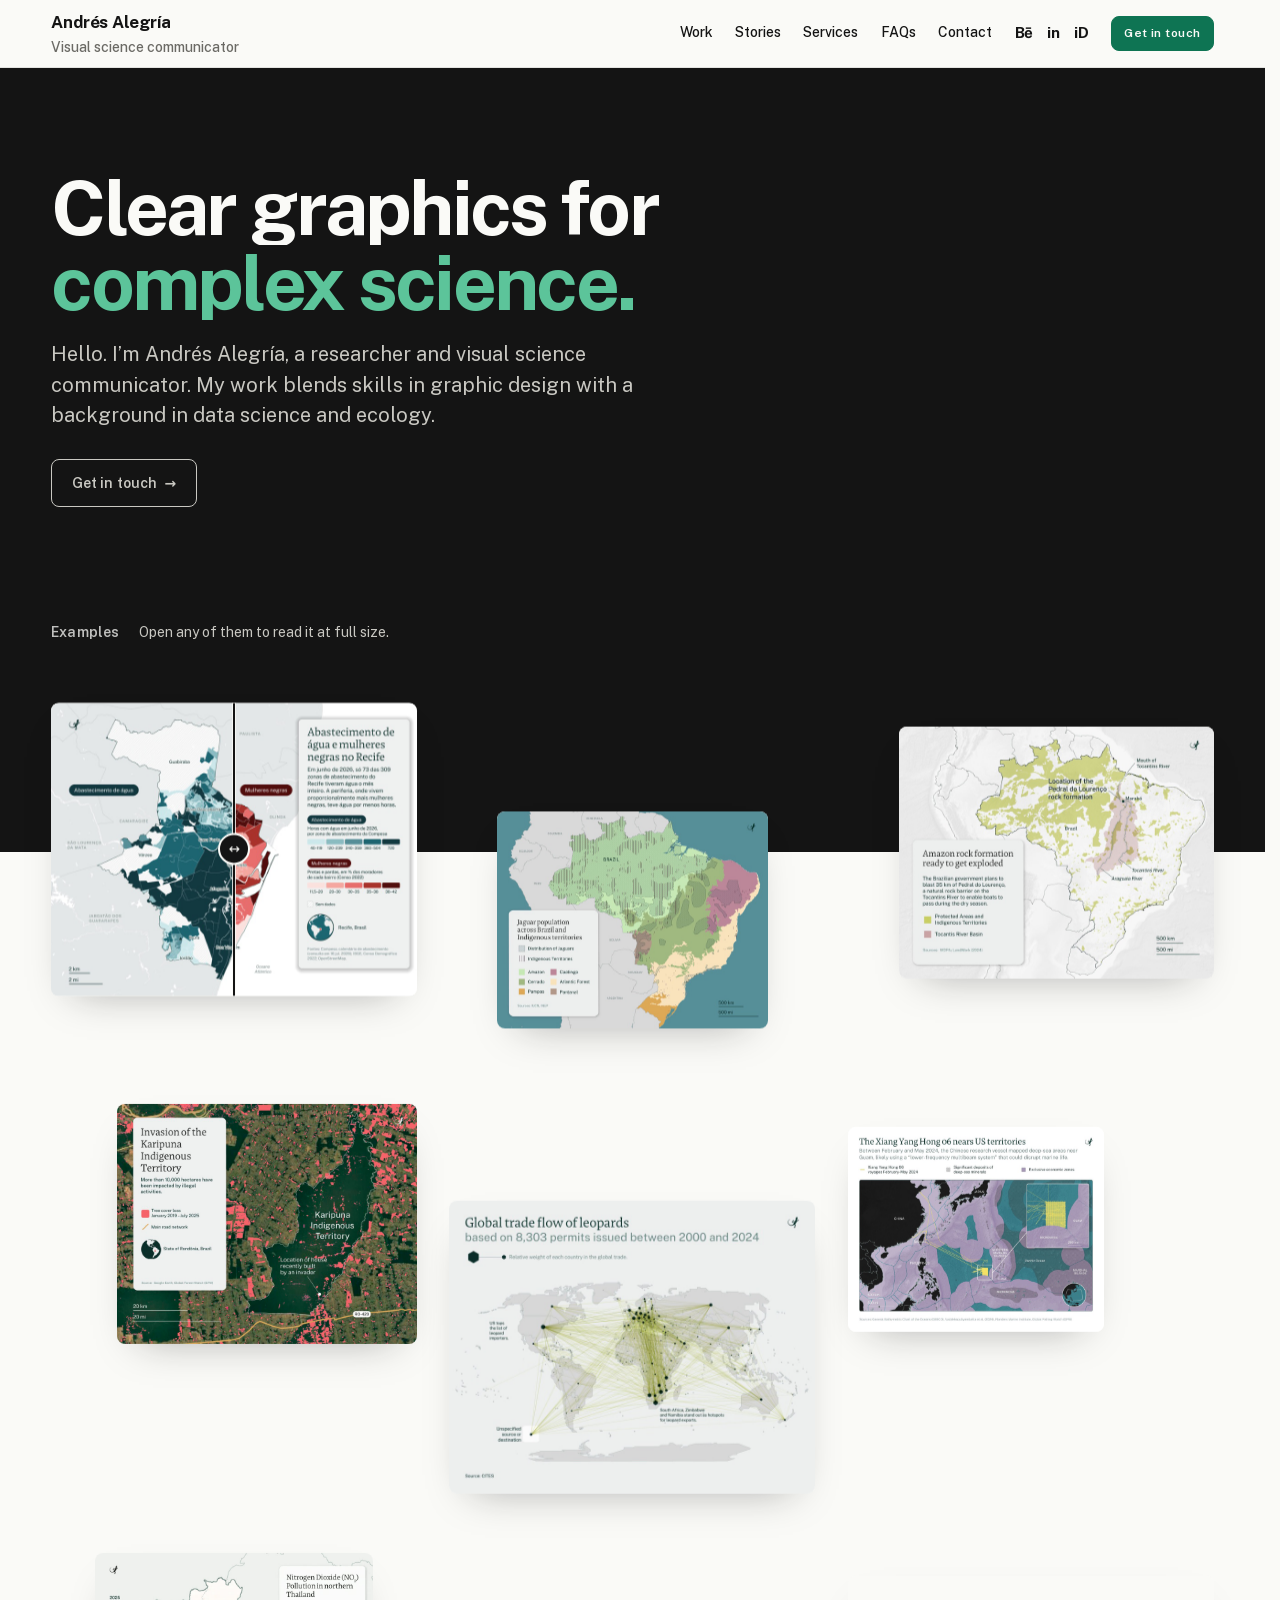
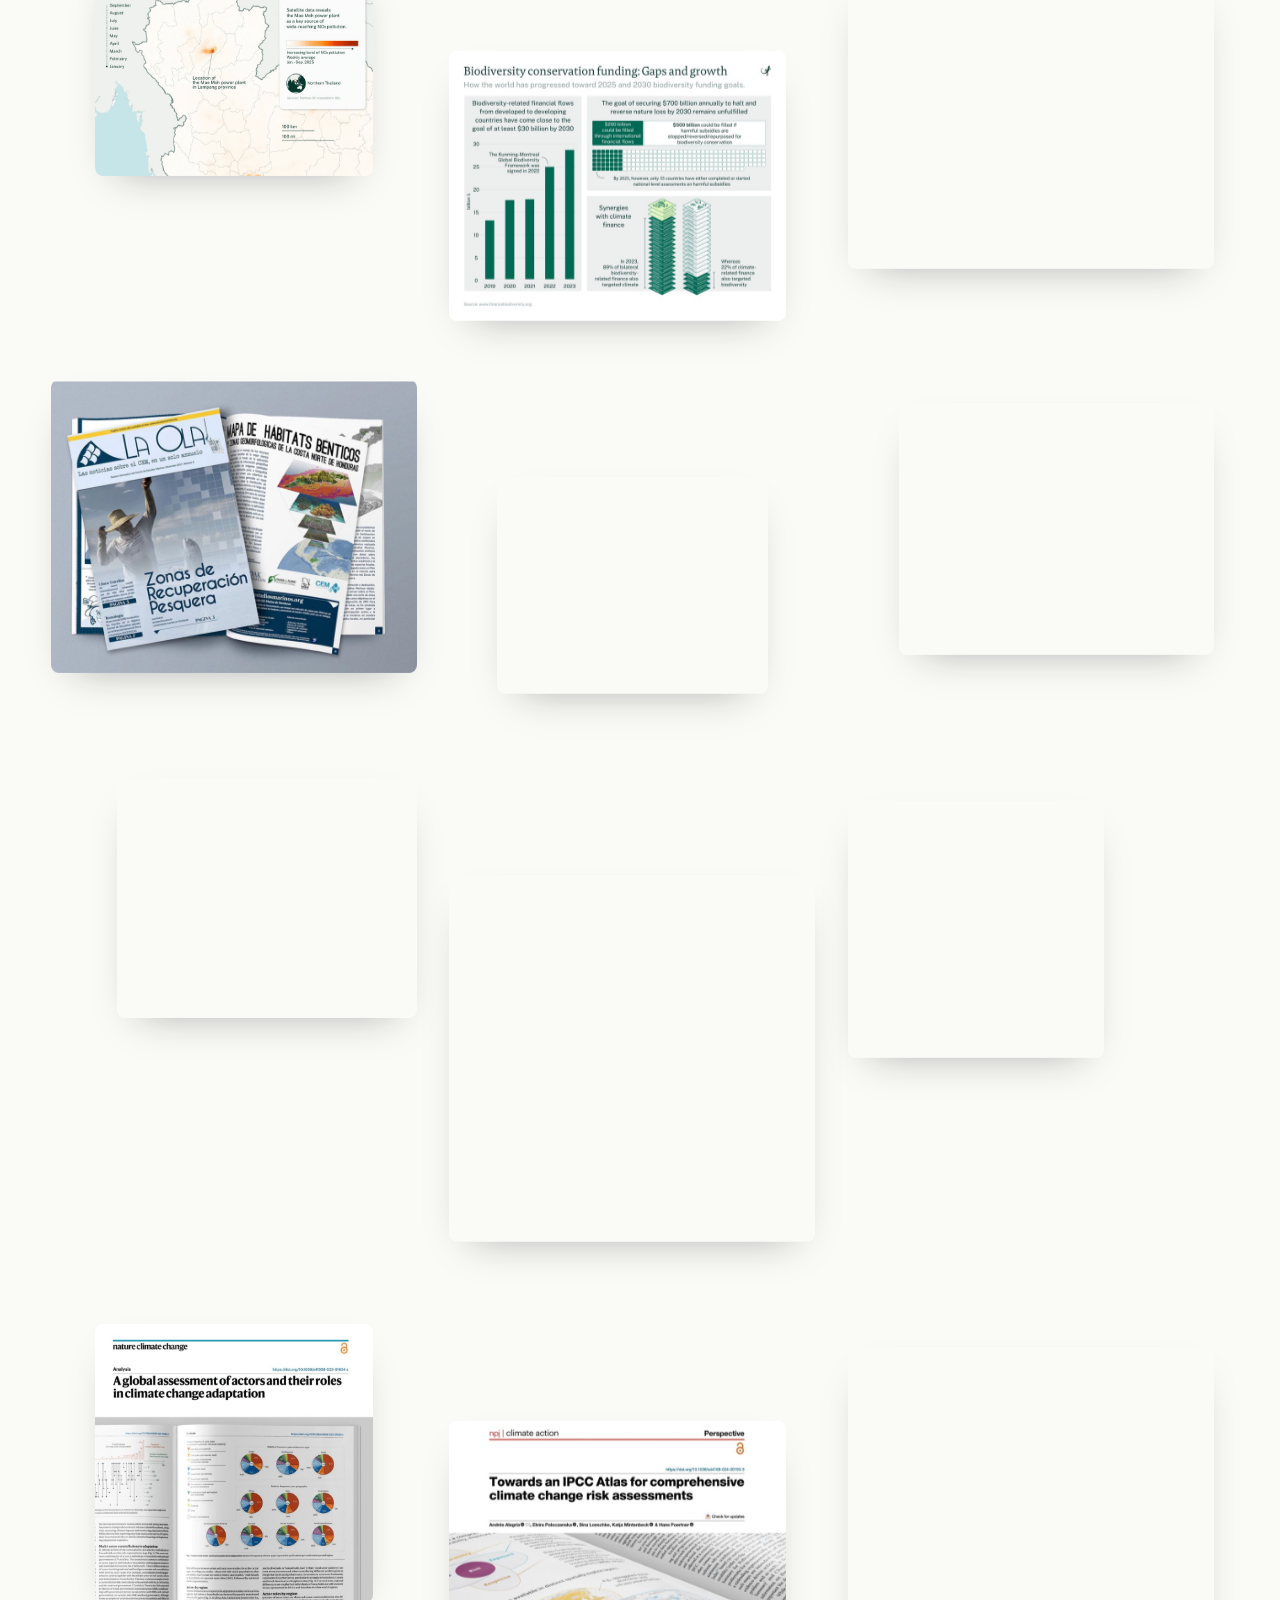
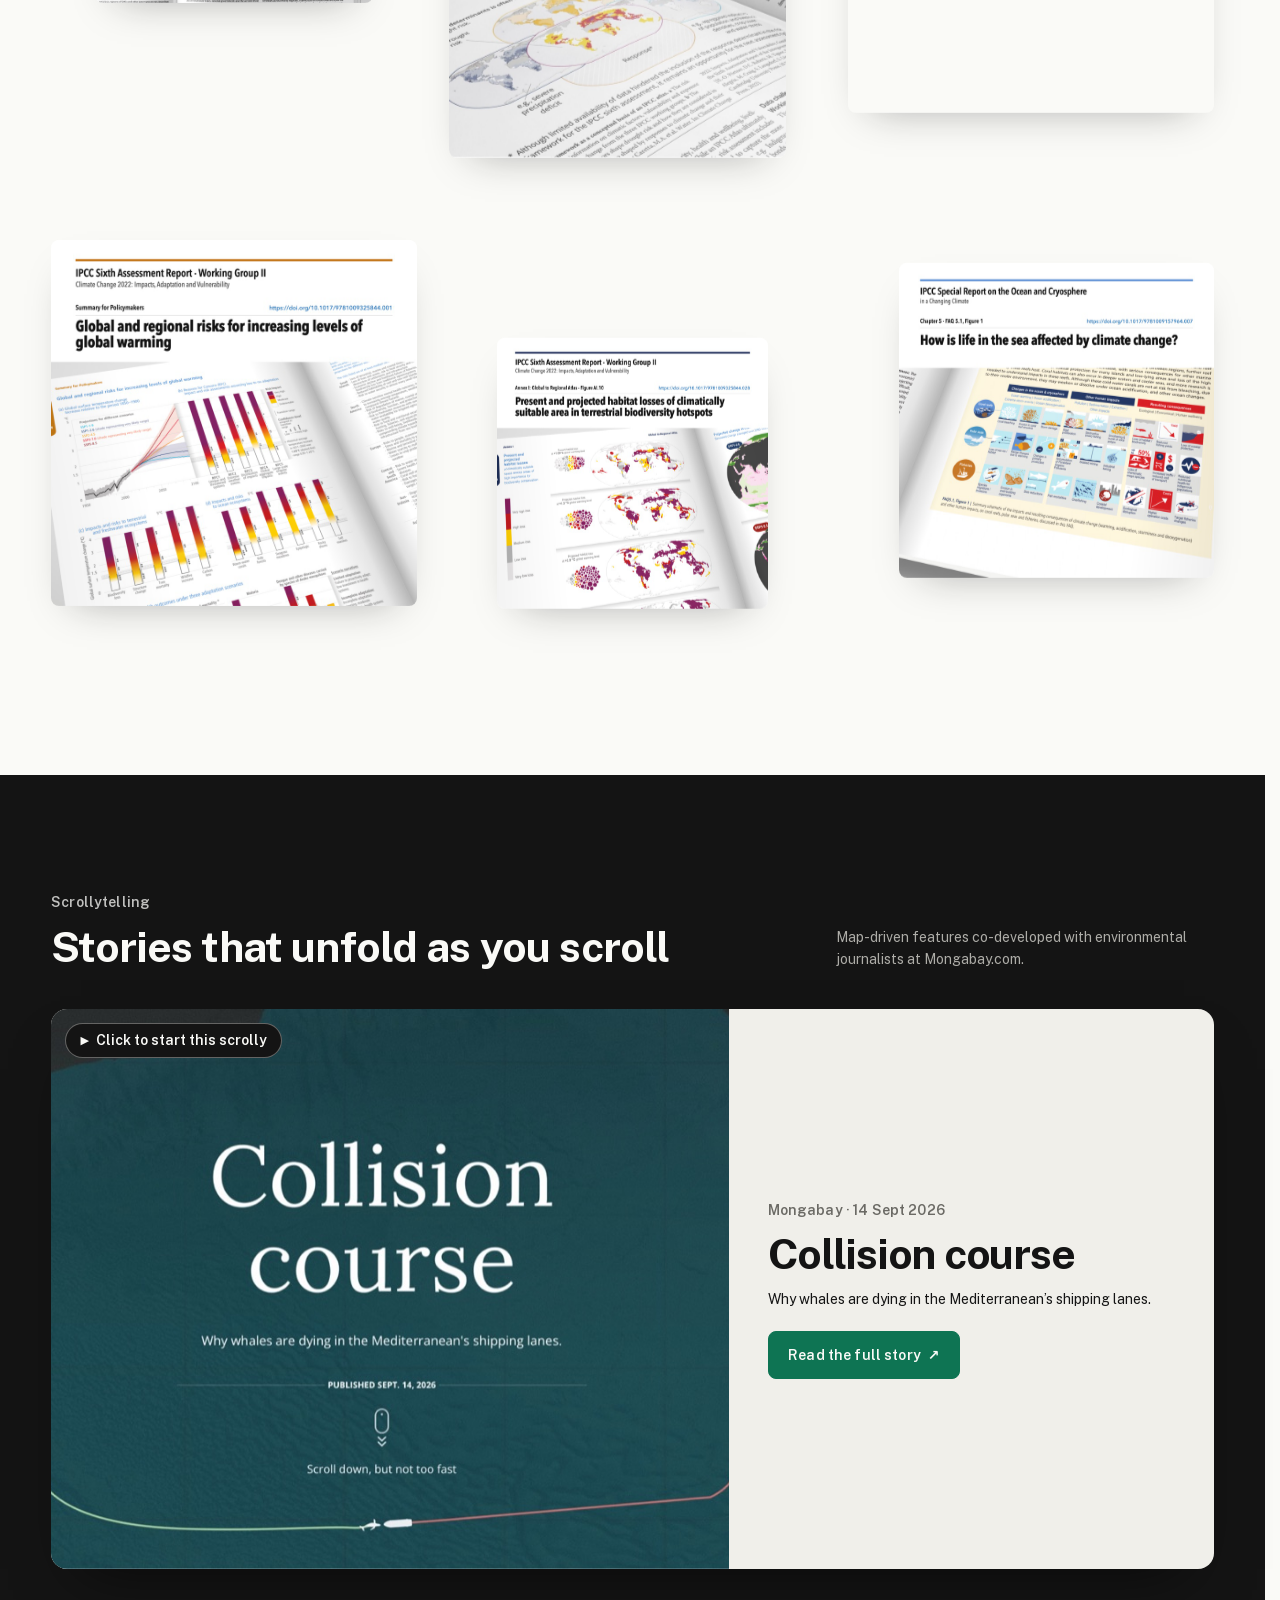
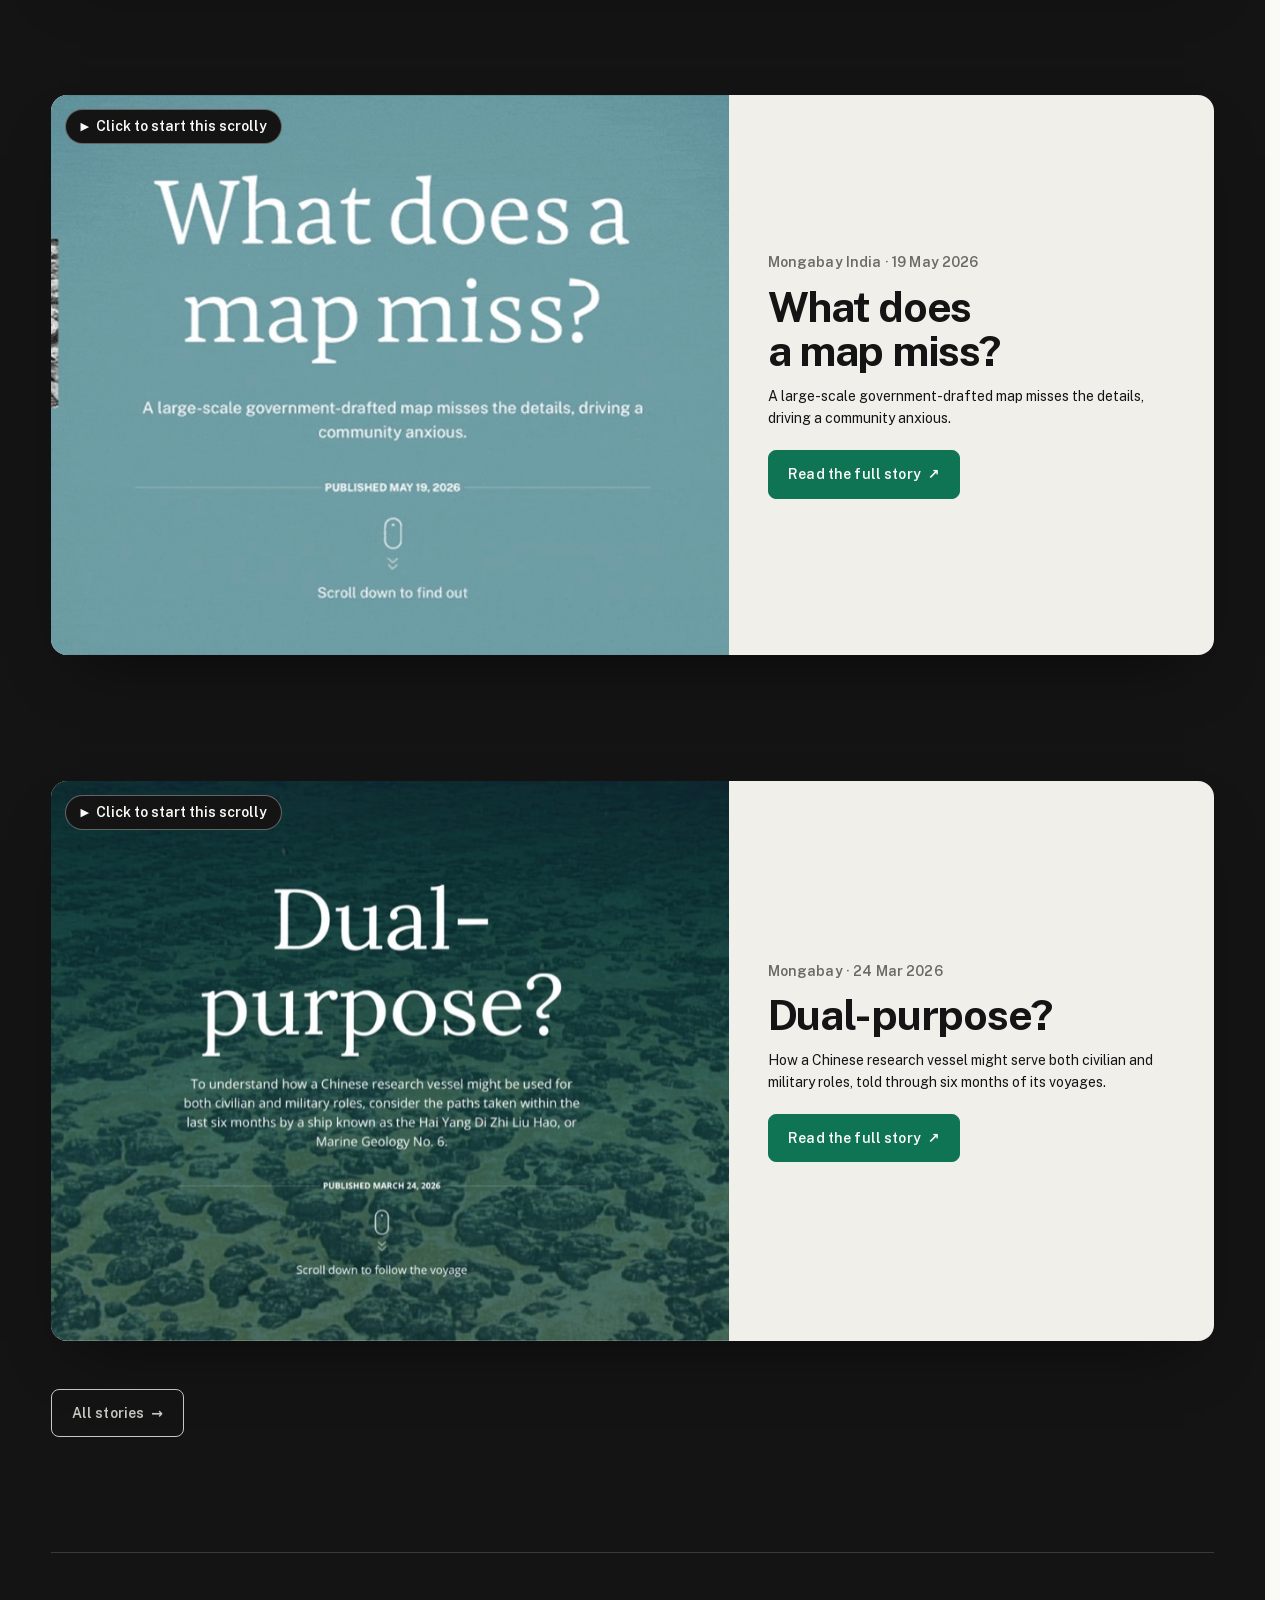
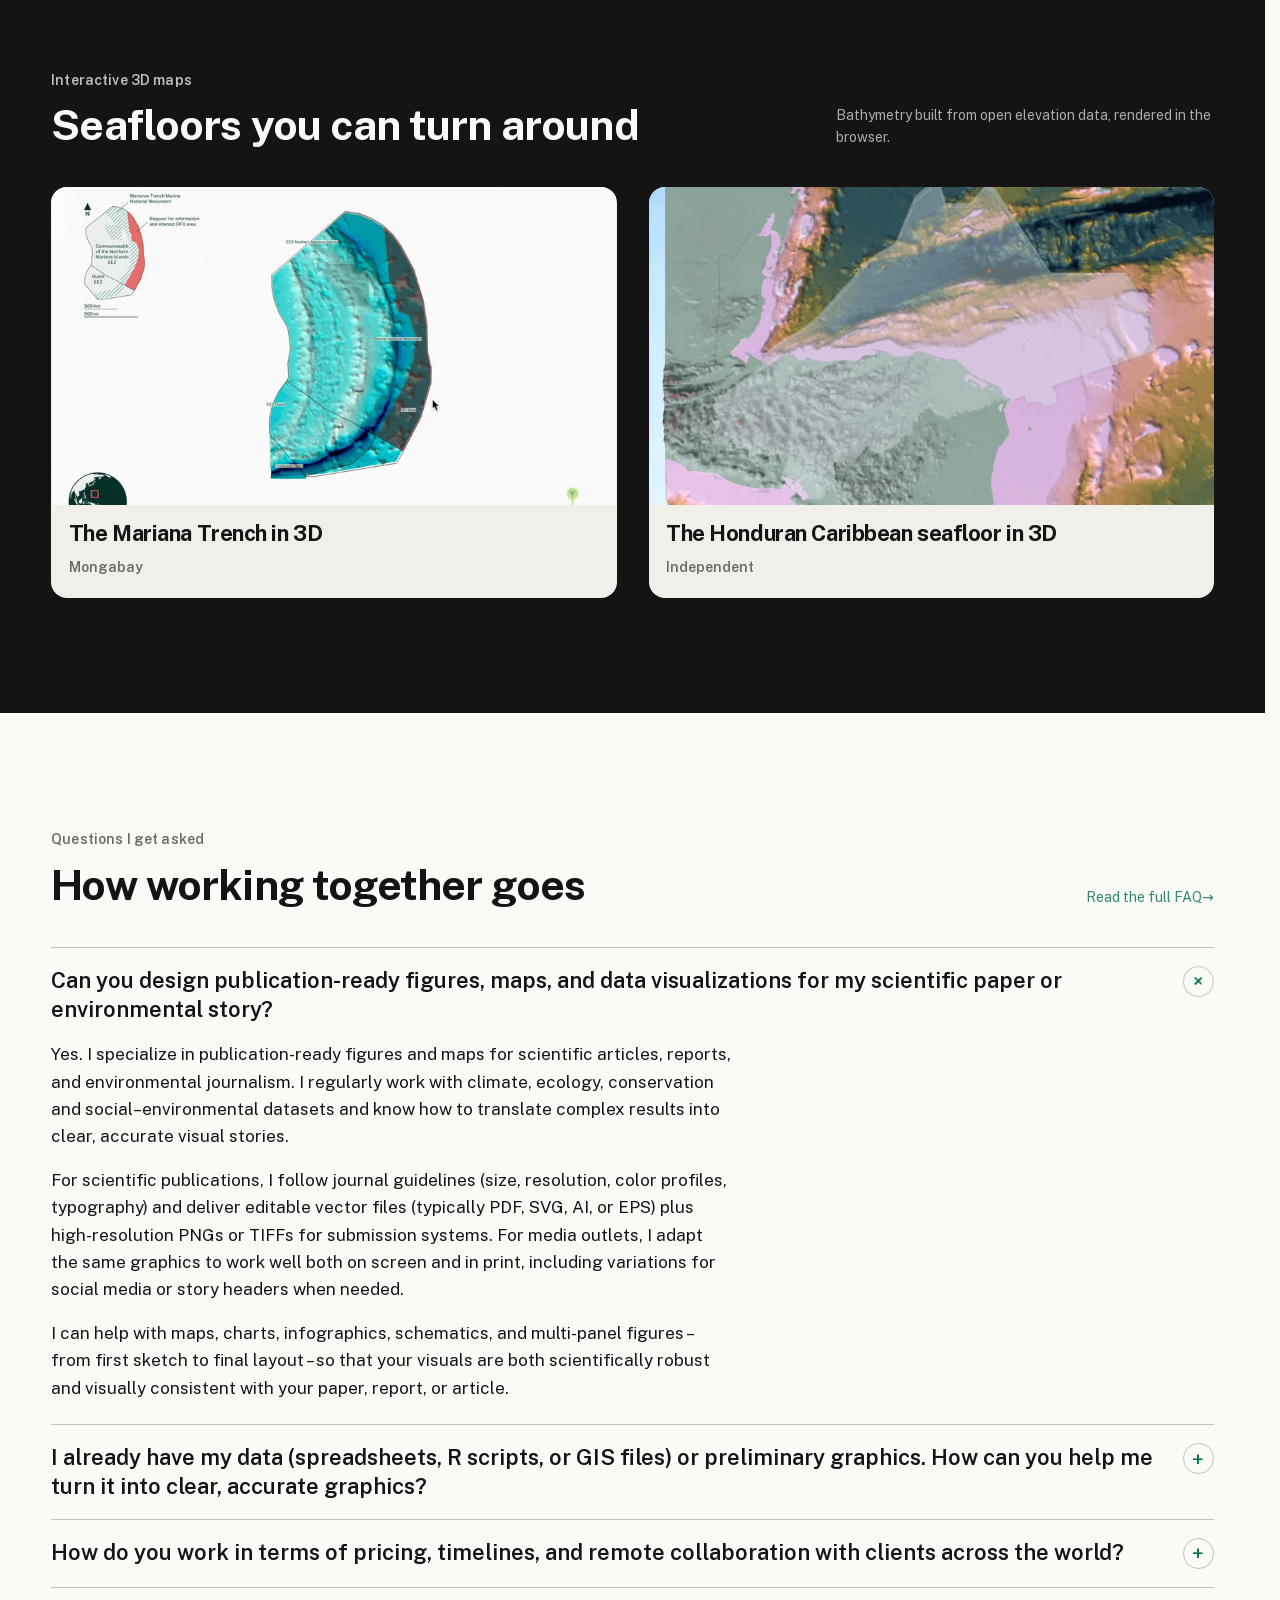
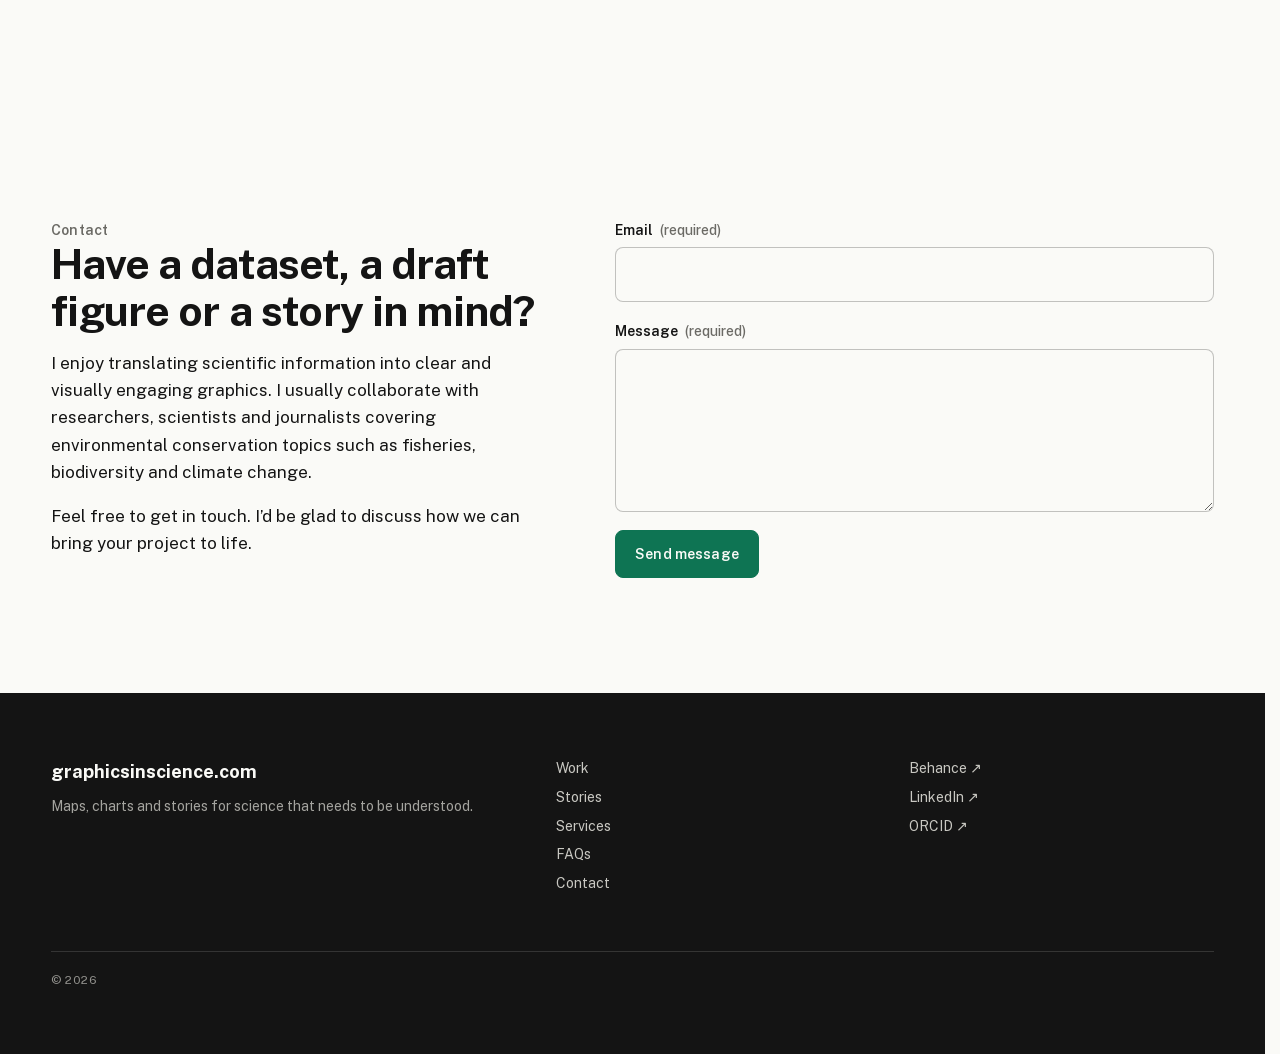
<file: index.html>
<!doctype html>
<html lang="en">
<head>
  <meta charset="utf-8">
  <meta name="viewport" content="width=device-width, initial-scale=1">
  <script>document.documentElement.classList.add("js")</script>
  <title>Andrés Alegría | Visual Science Communicator</title>
  <meta name="description" content="Andrés Alegría, visual science communicator: maps, scrollytelling stories, 3D maps and publication design for researchers, NGOs and Mongabay.">
  <link rel="canonical" href="https://www.graphicsinscience.com/">
  <meta name="theme-color" content="#141414">
  <link rel="icon" href="favicon.svg" type="image/svg+xml">
  <meta property="og:type" content="website">
  <meta property="og:url" content="https://www.graphicsinscience.com/">
  <meta property="og:site_name" content="Andrés Alegría | Visual Science Communicator">
  <meta property="og:title" content="Andrés Alegría | Visual Science Communicator">
  <meta property="og:description" content="Andrés Alegría, visual science communicator: maps, scrollytelling stories, 3D maps and publication design for researchers, NGOs and Mongabay.">
  <meta property="og:image" content="https://www.graphicsinscience.com/images/share/covers-02.jpg">
  <meta name="twitter:card" content="summary_large_image">
  <script type="application/ld+json">
  {
    "@context": "https://schema.org",
    "@graph": [
      {
        "@type": "Person",
        "@id": "https://www.graphicsinscience.com/#person",
        "name": "Andrés Alegría",
        "jobTitle": "Visual science communicator",
        "url": "https://www.graphicsinscience.com/",
        "description": "Visual science communicator with a background in ecology, making maps, scrollytelling stories and figures for researchers, NGOs and newsrooms.",
        "knowsAbout": [
          "Cartography",
          "Data visualization",
          "Information design",
          "Scrollytelling",
          "Scientific figures",
          "Publication design"
        ],
        "sameAs": [
          "https://www.behance.net/andres-alegria",
          "https://www.linkedin.com/in/graphicsinscience",
          "https://orcid.org/0000-0002-3416-7525"
        ]
      },
      {
        "@type": "WebSite",
        "@id": "https://www.graphicsinscience.com/#website",
        "name": "Andrés Alegría | Visual Science Communicator",
        "url": "https://www.graphicsinscience.com/",
        "inLanguage": "en",
        "publisher": {
          "@id": "https://www.graphicsinscience.com/#person"
        }
      }
    ]
  }
  </script>
  <link rel="preload" href="fonts/PublicSans-normal-latin.woff2" as="font" type="font/woff2" crossorigin>
  <link rel="stylesheet" href="css/style.css">
  <script src="js/vendor/gsap.min.js" defer></script>
  <script src="js/vendor/ScrollTrigger.min.js" defer></script>
  <script src="js/vendor/SplitText.min.js" defer></script>
  <script src="js/site-data.js" defer></script>
  <script src="js/main.js" defer></script>
  <script src="js/motion.js" defer></script>
</head>
<body data-page="home">
  <a class="skip-link" href="#main">Skip to content</a>
  <header class="site-header" id="site-header"></header>
  <main id="main"></main>
  <footer id="site-footer"></footer>
  <noscript><p class="noscript">This site needs JavaScript to show its content.</p></noscript>

  <!-- Cloudflare Web Analytics -->
  <script type='module' src='https://static.cloudflareinsights.com/beacon.min.js' data-cf-beacon='{"token": "c48a5981cd104d69a174d4a2bfb207ab"}'></script>
  <!-- End Cloudflare Web Analytics -->
</body>
</html>
</file>
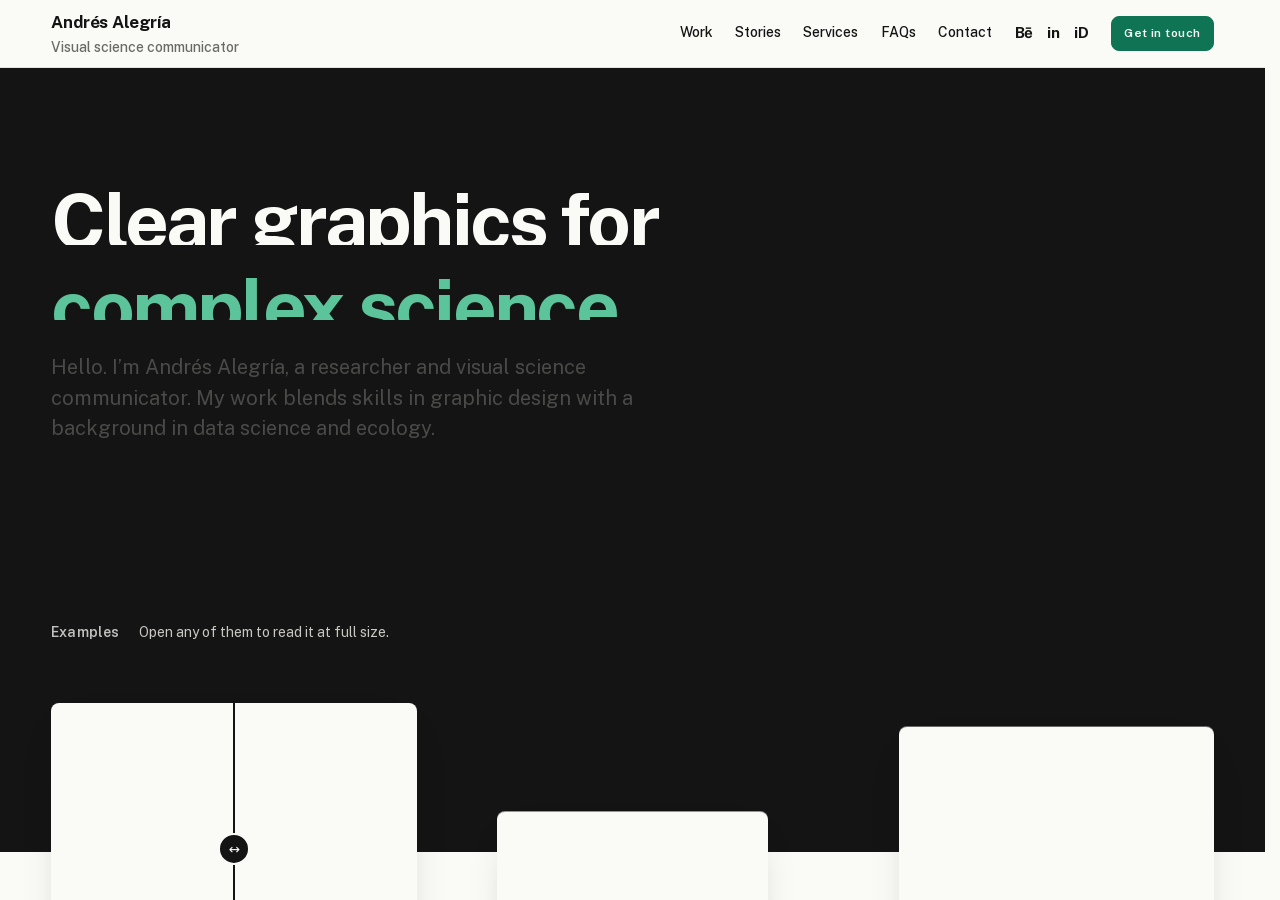
<file: about.html>
<!doctype html>
<html lang="en">
<head>
  <meta charset="utf-8">
  <meta http-equiv="refresh" content="0; url=index.html">
  <title>Andrés Alegría | Visual Science Communicator</title>
  <link rel="canonical" href="https://www.graphicsinscience.com/">
</head>
<body>
  <p>This page has moved to the <a href="index.html">home page</a>.</p>
</body>
</html>
</file>
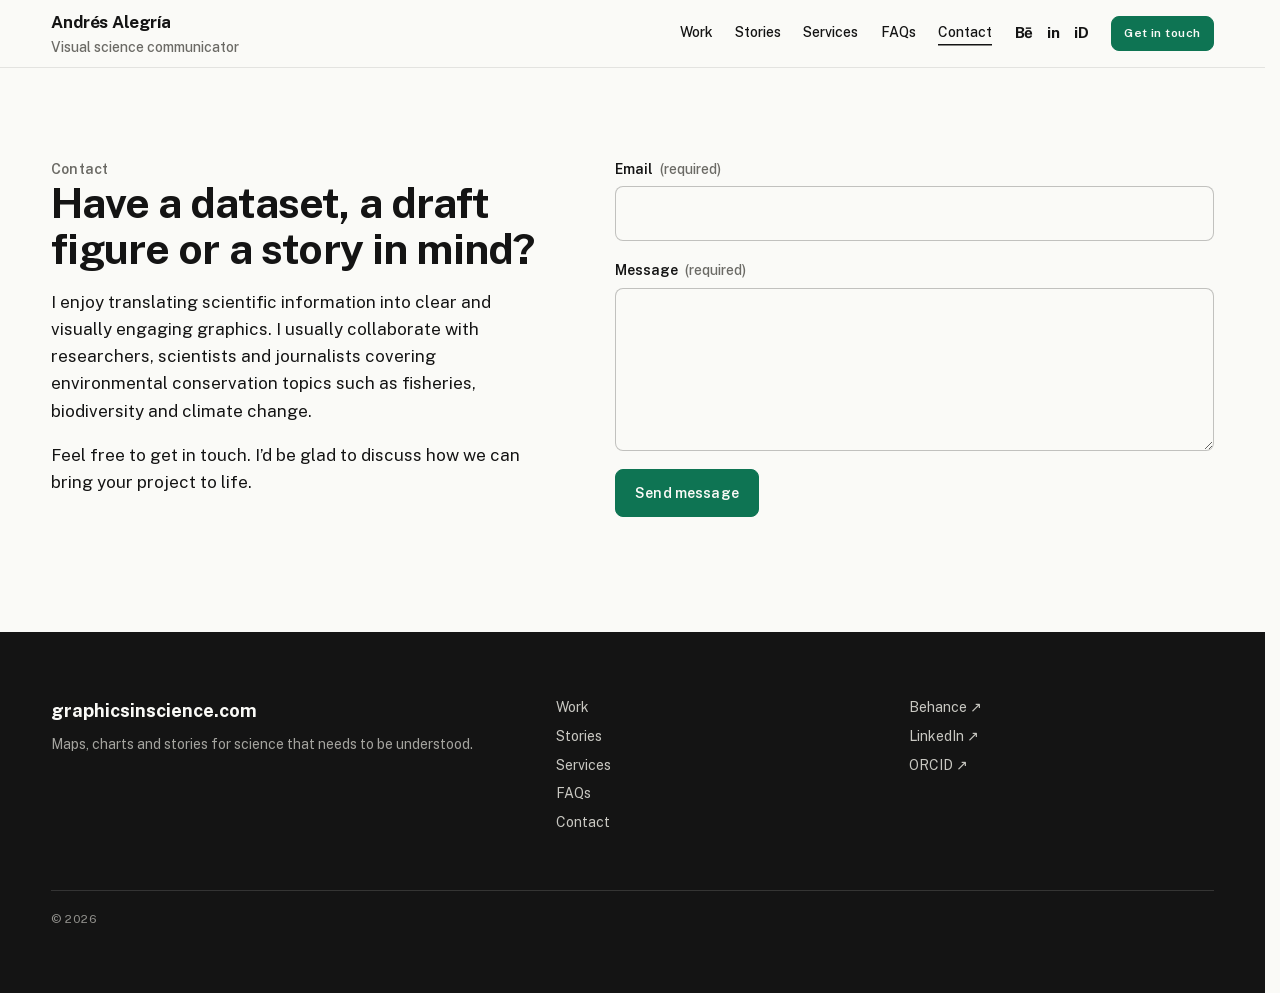
<file: contact.html>
<!doctype html>
<html lang="en">
<head>
  <meta charset="utf-8">
  <meta name="viewport" content="width=device-width, initial-scale=1">
  <script>document.documentElement.classList.add("js")</script>
  <title>Contact — Andrés Alegría | Visual Science Communicator</title>
  <meta name="description" content="Contact Andrés Alegría about a map, a figure, a dashboard or a story.">
  <link rel="canonical" href="https://www.graphicsinscience.com/contact.html">
  <meta name="theme-color" content="#141414">
  <link rel="icon" href="favicon.svg" type="image/svg+xml">
  <meta property="og:type" content="website">
  <meta property="og:url" content="https://www.graphicsinscience.com/contact.html">
  <meta property="og:site_name" content="Andrés Alegría | Visual Science Communicator">
  <meta property="og:title" content="Contact — Andrés Alegría | Visual Science Communicator">
  <meta property="og:description" content="Contact Andrés Alegría about a map, a figure, a dashboard or a story.">
  <meta property="og:image" content="https://www.graphicsinscience.com/images/share/covers-02.jpg">
  <meta name="twitter:card" content="summary_large_image">
  <link rel="preload" href="fonts/PublicSans-normal-latin.woff2" as="font" type="font/woff2" crossorigin>
  <link rel="stylesheet" href="css/style.css">
  <script src="js/vendor/gsap.min.js" defer></script>
  <script src="js/vendor/ScrollTrigger.min.js" defer></script>
  <script src="js/vendor/SplitText.min.js" defer></script>
  <script src="js/site-data.js" defer></script>
  <script src="js/main.js" defer></script>
  <script src="js/motion.js" defer></script>
</head>
<body data-page="contact">
  <a class="skip-link" href="#main">Skip to content</a>
  <header class="site-header" id="site-header"></header>
  <main id="main"></main>
  <footer id="site-footer"></footer>
  <noscript><p class="noscript">This site needs JavaScript to show its content.</p></noscript>

  <!-- Cloudflare Web Analytics -->
  <script type='module' src='https://static.cloudflareinsights.com/beacon.min.js' data-cf-beacon='{"token": "c48a5981cd104d69a174d4a2bfb207ab"}'></script>
  <!-- End Cloudflare Web Analytics -->
</body>
</html>
</file>
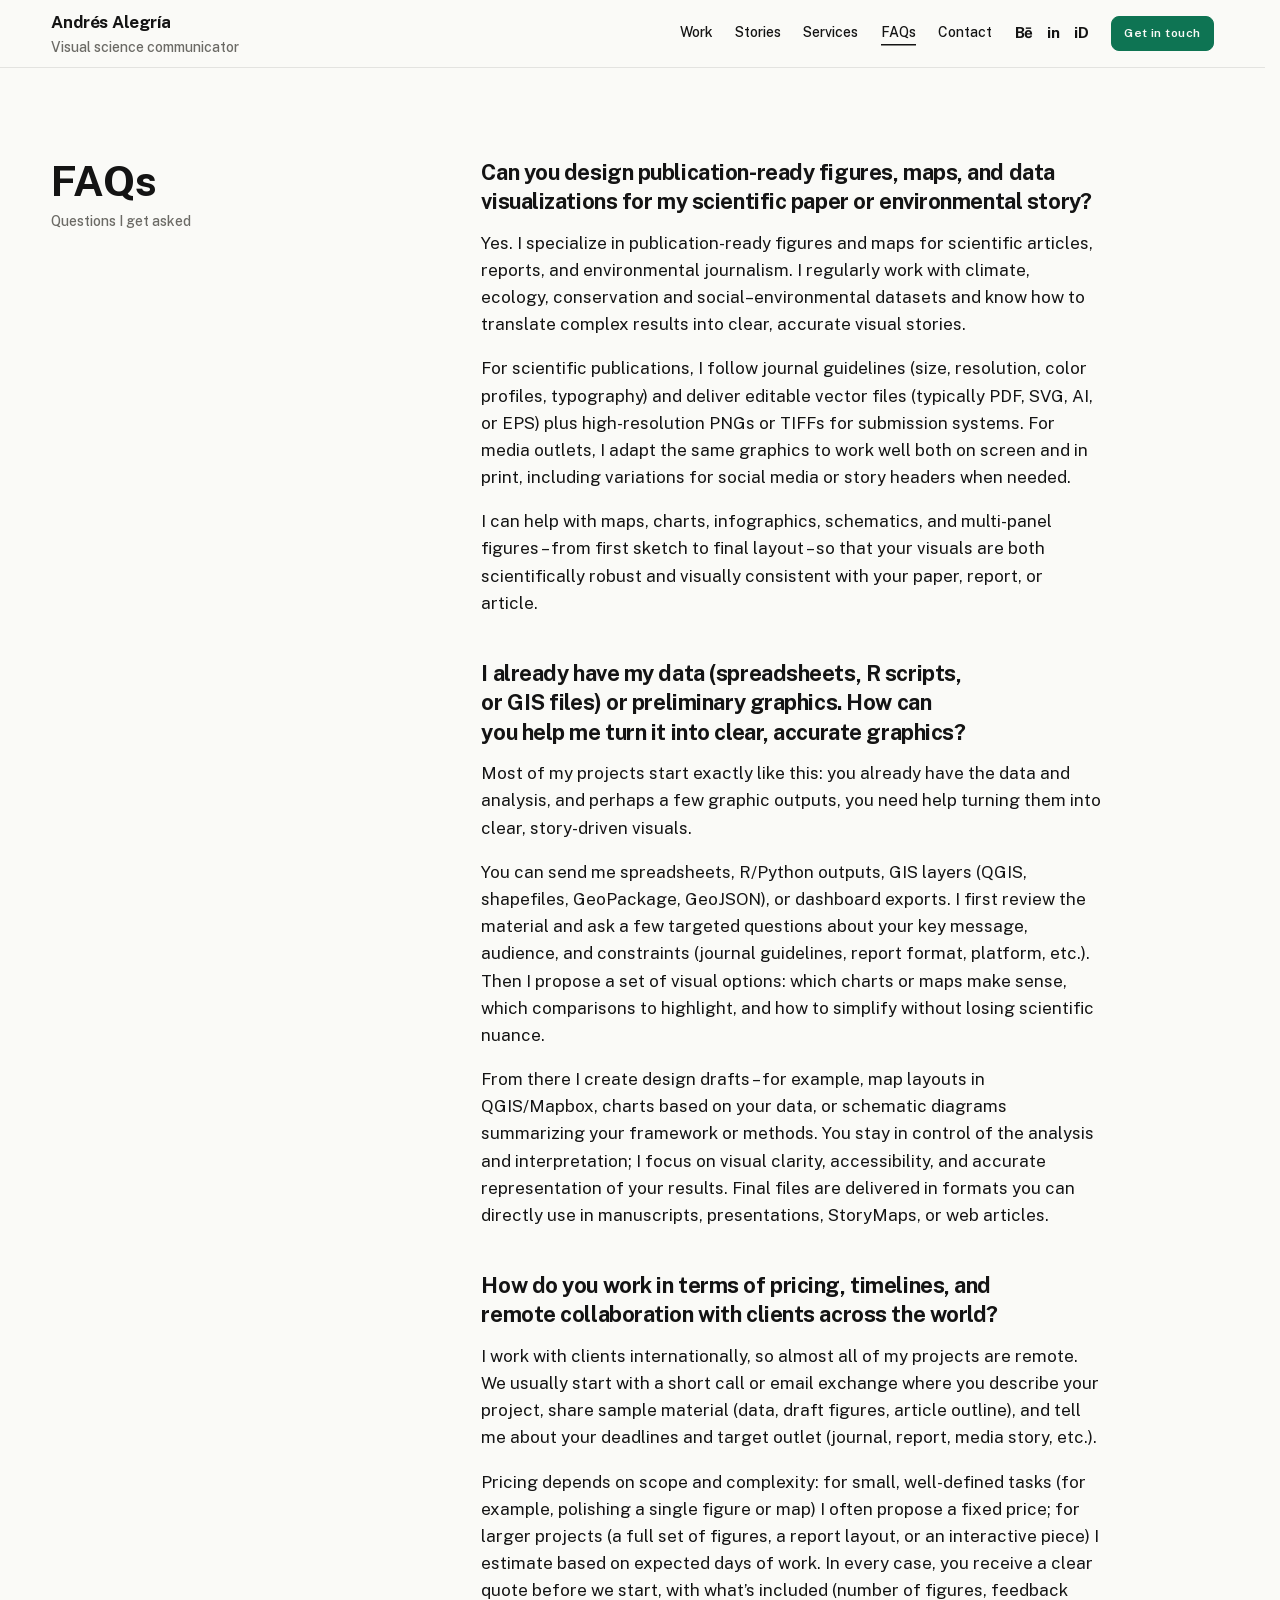
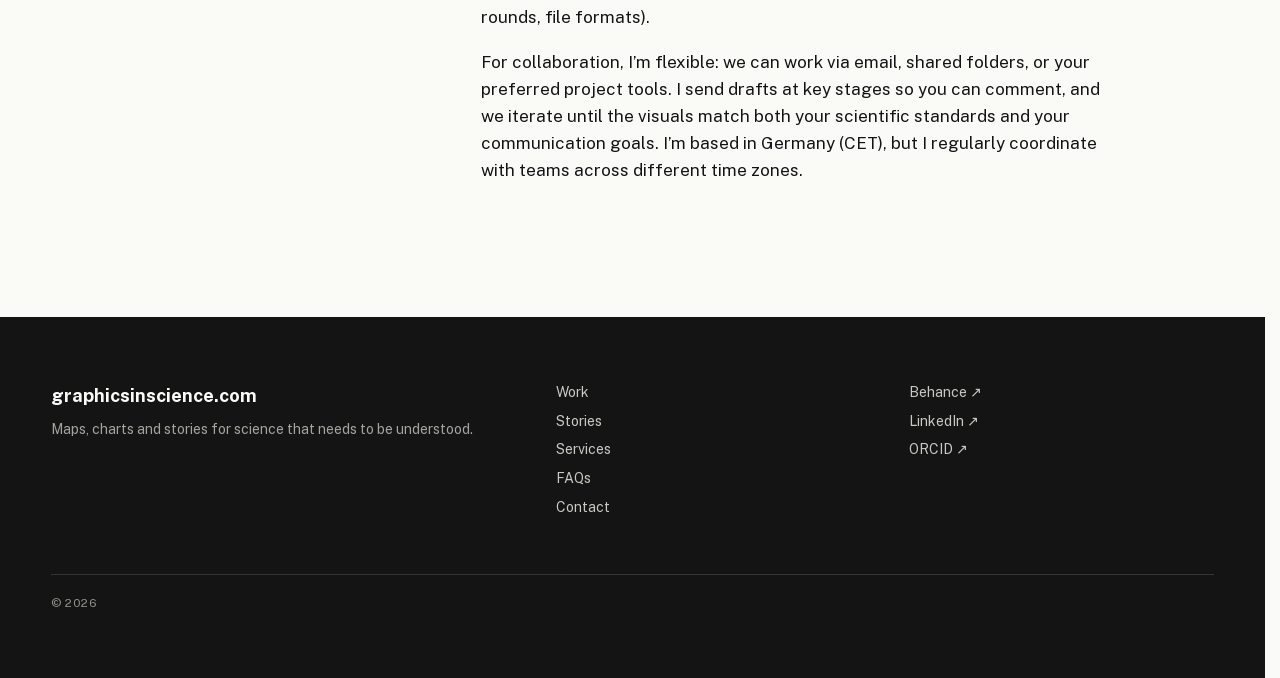
<file: faqs.html>
<!doctype html>
<html lang="en">
<head>
  <meta charset="utf-8">
  <meta name="viewport" content="width=device-width, initial-scale=1">
  <script>document.documentElement.classList.add("js")</script>
  <title>FAQs — Andrés Alegría | Visual Science Communicator</title>
  <meta name="description" content="How working with a visual science communicator goes: deliverables, data, pricing and remote collaboration.">
  <link rel="canonical" href="https://www.graphicsinscience.com/faqs.html">
  <meta name="theme-color" content="#141414">
  <link rel="icon" href="favicon.svg" type="image/svg+xml">
  <meta property="og:type" content="website">
  <meta property="og:url" content="https://www.graphicsinscience.com/faqs.html">
  <meta property="og:site_name" content="Andrés Alegría | Visual Science Communicator">
  <meta property="og:title" content="FAQs — Andrés Alegría | Visual Science Communicator">
  <meta property="og:description" content="How working with a visual science communicator goes: deliverables, data, pricing and remote collaboration.">
  <meta property="og:image" content="https://www.graphicsinscience.com/images/share/covers-02.jpg">
  <meta name="twitter:card" content="summary_large_image">
  <link rel="preload" href="fonts/PublicSans-normal-latin.woff2" as="font" type="font/woff2" crossorigin>
  <link rel="stylesheet" href="css/style.css">
  <script src="js/vendor/gsap.min.js" defer></script>
  <script src="js/vendor/ScrollTrigger.min.js" defer></script>
  <script src="js/vendor/SplitText.min.js" defer></script>
  <script src="js/site-data.js" defer></script>
  <script src="js/main.js" defer></script>
  <script src="js/motion.js" defer></script>
</head>
<body data-page="faqs">
  <a class="skip-link" href="#main">Skip to content</a>
  <header class="site-header" id="site-header"></header>
  <main id="main"></main>
  <footer id="site-footer"></footer>
  <noscript><p class="noscript">This site needs JavaScript to show its content.</p></noscript>

  <!-- Cloudflare Web Analytics -->
  <script type='module' src='https://static.cloudflareinsights.com/beacon.min.js' data-cf-beacon='{"token": "c48a5981cd104d69a174d4a2bfb207ab"}'></script>
  <!-- End Cloudflare Web Analytics -->
</body>
</html>
</file>
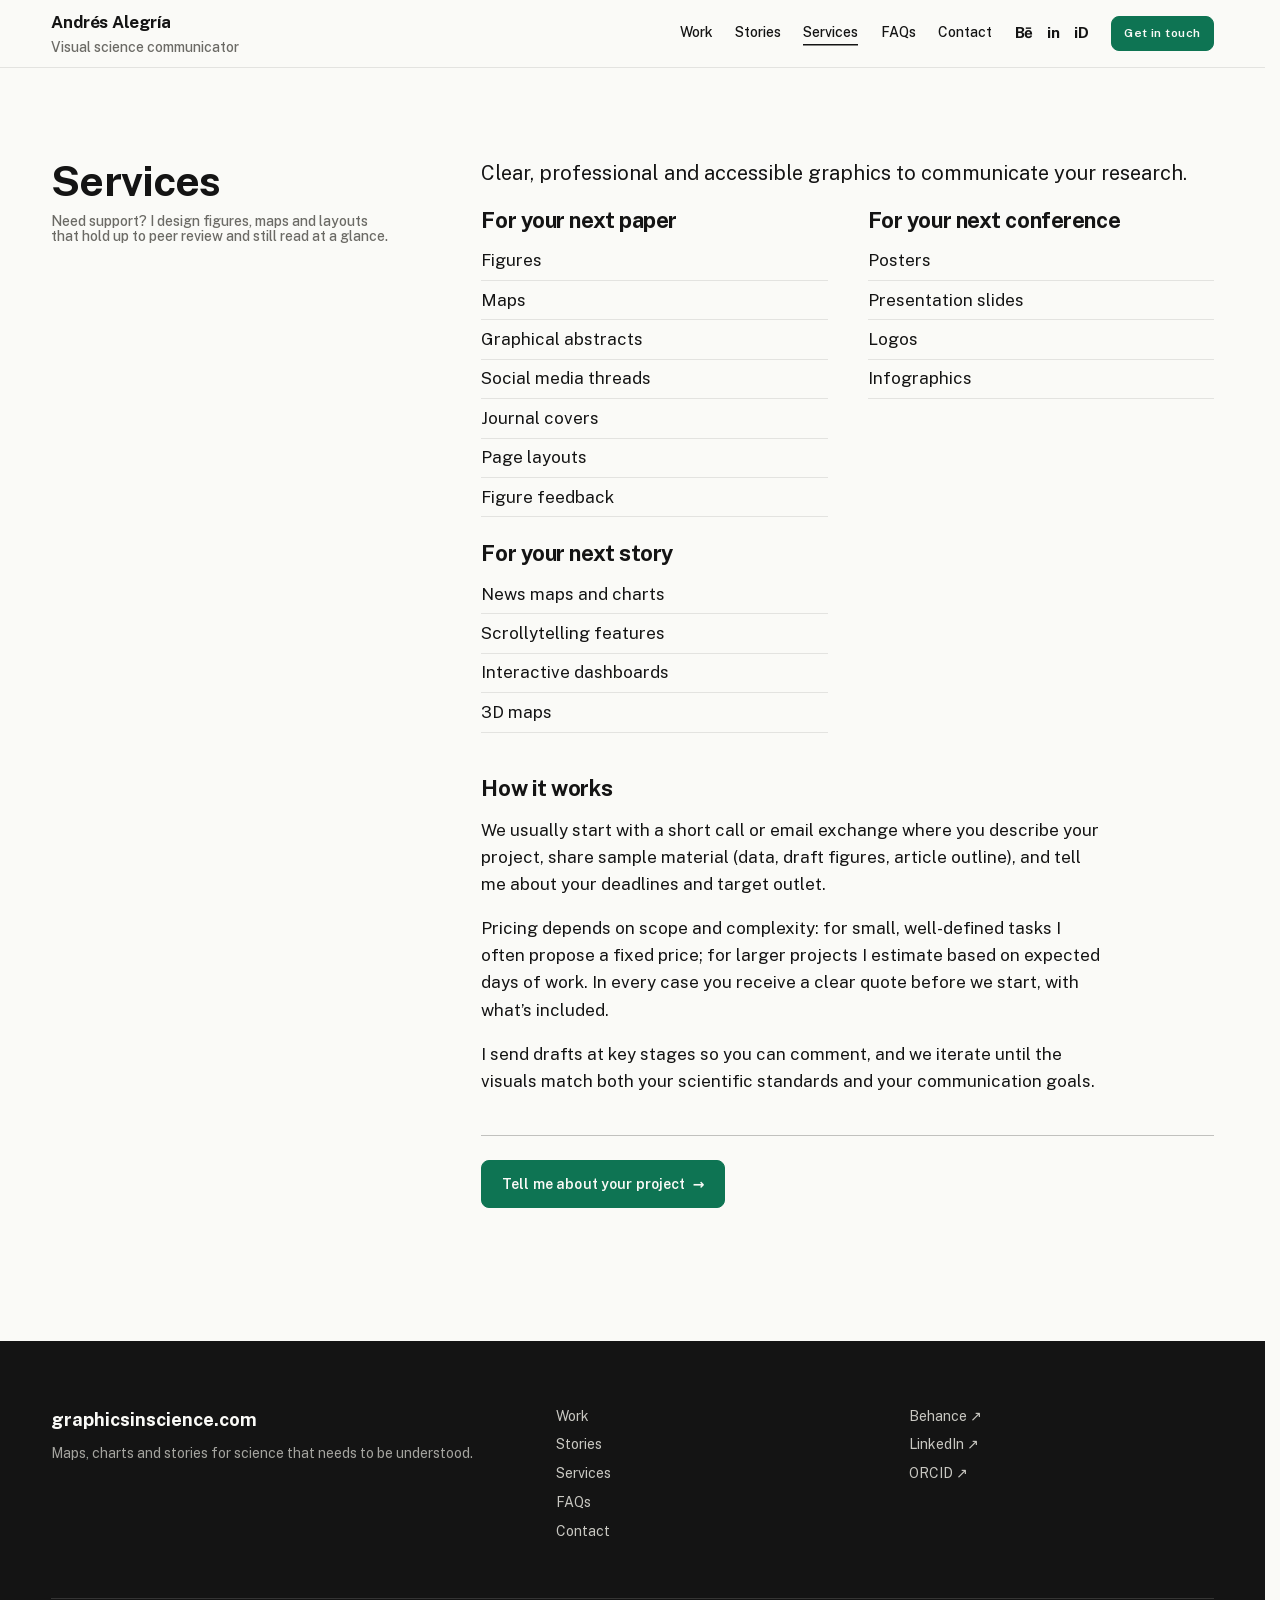
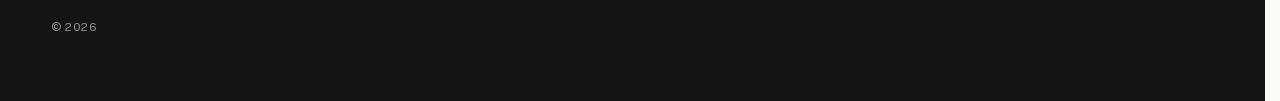
<file: services.html>
<!doctype html>
<html lang="en">
<head>
  <meta charset="utf-8">
  <meta name="viewport" content="width=device-width, initial-scale=1">
  <script>document.documentElement.classList.add("js")</script>
  <title>Services — Andrés Alegría | Visual Science Communicator</title>
  <meta name="description" content="Scientific figure design for peer-reviewed journals, and graphics for environmental journalism and NGOs.">
  <link rel="canonical" href="https://www.graphicsinscience.com/services.html">
  <meta name="theme-color" content="#141414">
  <link rel="icon" href="favicon.svg" type="image/svg+xml">
  <meta property="og:type" content="website">
  <meta property="og:url" content="https://www.graphicsinscience.com/services.html">
  <meta property="og:site_name" content="Andrés Alegría | Visual Science Communicator">
  <meta property="og:title" content="Services — Andrés Alegría | Visual Science Communicator">
  <meta property="og:description" content="Scientific figure design for peer-reviewed journals, and graphics for environmental journalism and NGOs.">
  <meta property="og:image" content="https://www.graphicsinscience.com/images/share/covers-02.jpg">
  <meta name="twitter:card" content="summary_large_image">
  <link rel="preload" href="fonts/PublicSans-normal-latin.woff2" as="font" type="font/woff2" crossorigin>
  <link rel="stylesheet" href="css/style.css">
  <script src="js/vendor/gsap.min.js" defer></script>
  <script src="js/vendor/ScrollTrigger.min.js" defer></script>
  <script src="js/vendor/SplitText.min.js" defer></script>
  <script src="js/site-data.js" defer></script>
  <script src="js/main.js" defer></script>
  <script src="js/motion.js" defer></script>
</head>
<body data-page="services">
  <a class="skip-link" href="#main">Skip to content</a>
  <header class="site-header" id="site-header"></header>
  <main id="main"></main>
  <footer id="site-footer"></footer>
  <noscript><p class="noscript">This site needs JavaScript to show its content.</p></noscript>

  <!-- Cloudflare Web Analytics -->
  <script type='module' src='https://static.cloudflareinsights.com/beacon.min.js' data-cf-beacon='{"token": "c48a5981cd104d69a174d4a2bfb207ab"}'></script>
  <!-- End Cloudflare Web Analytics -->
</body>
</html>
</file>
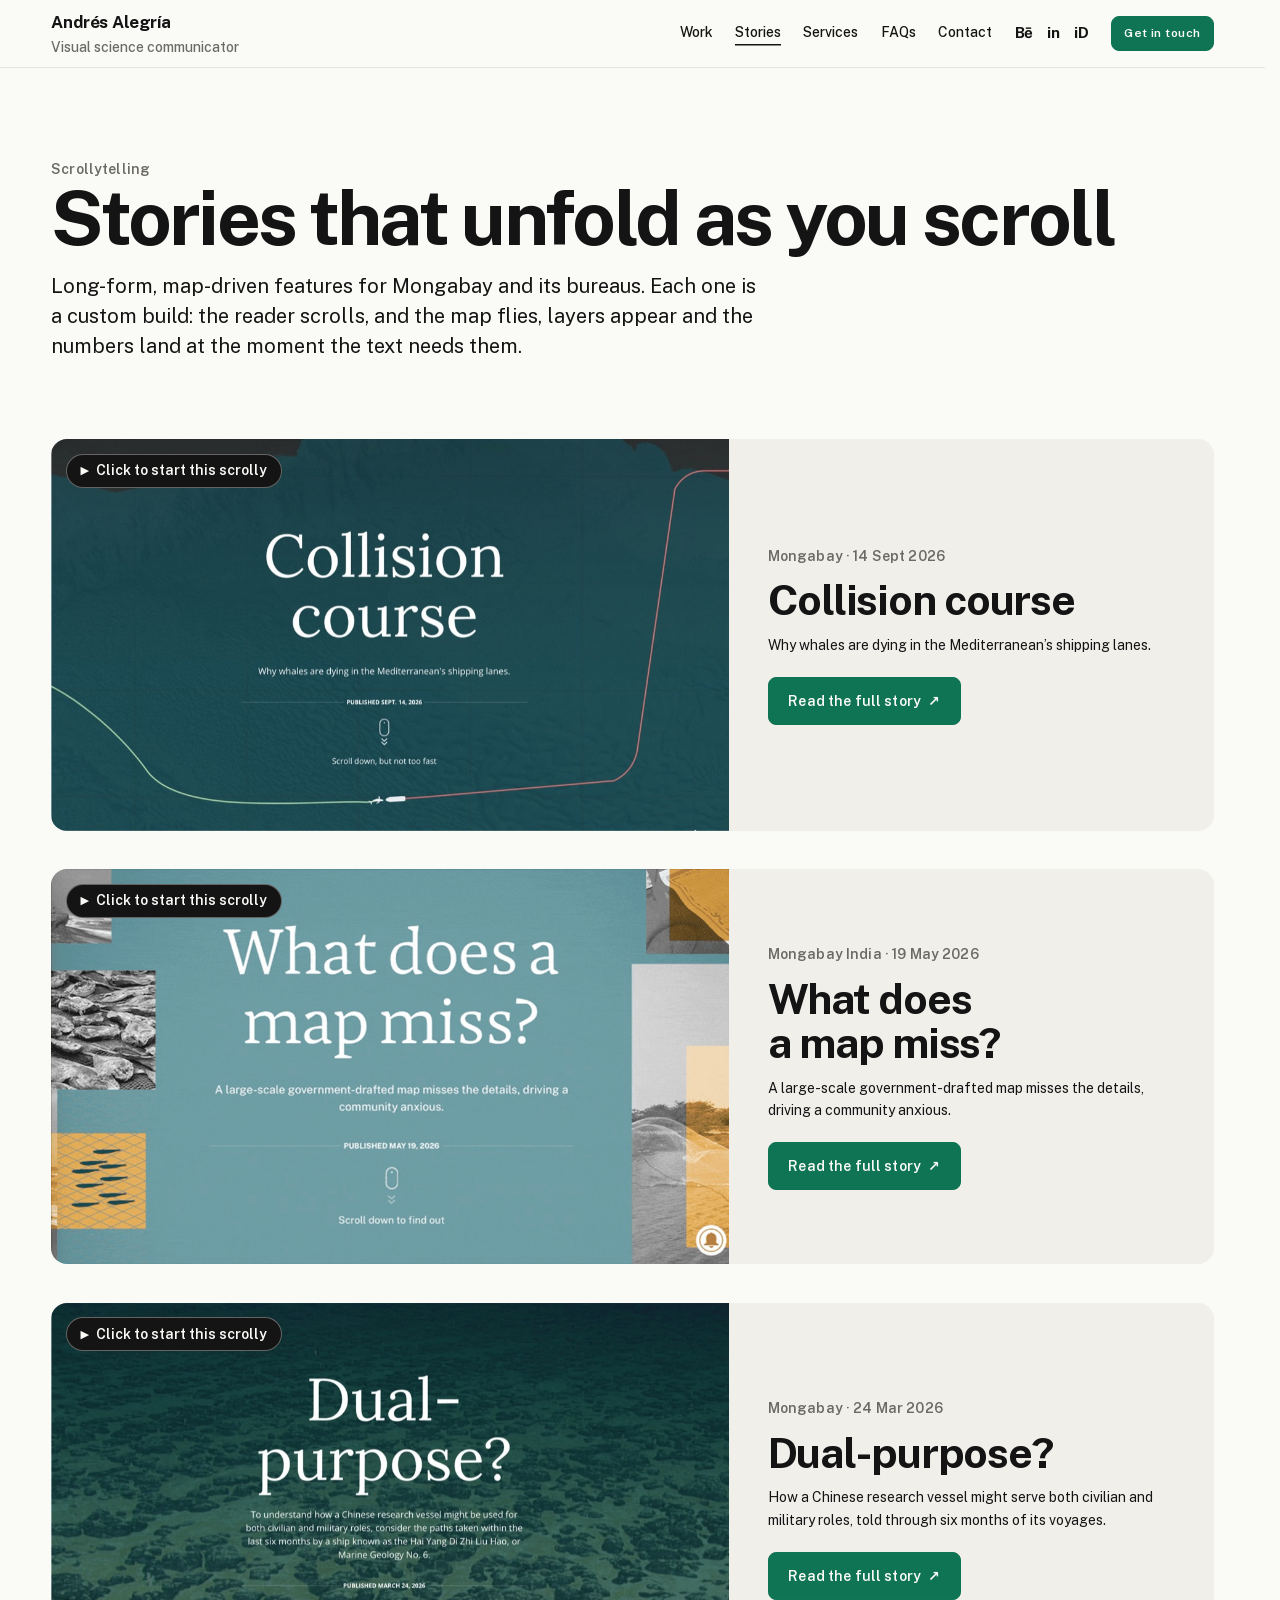
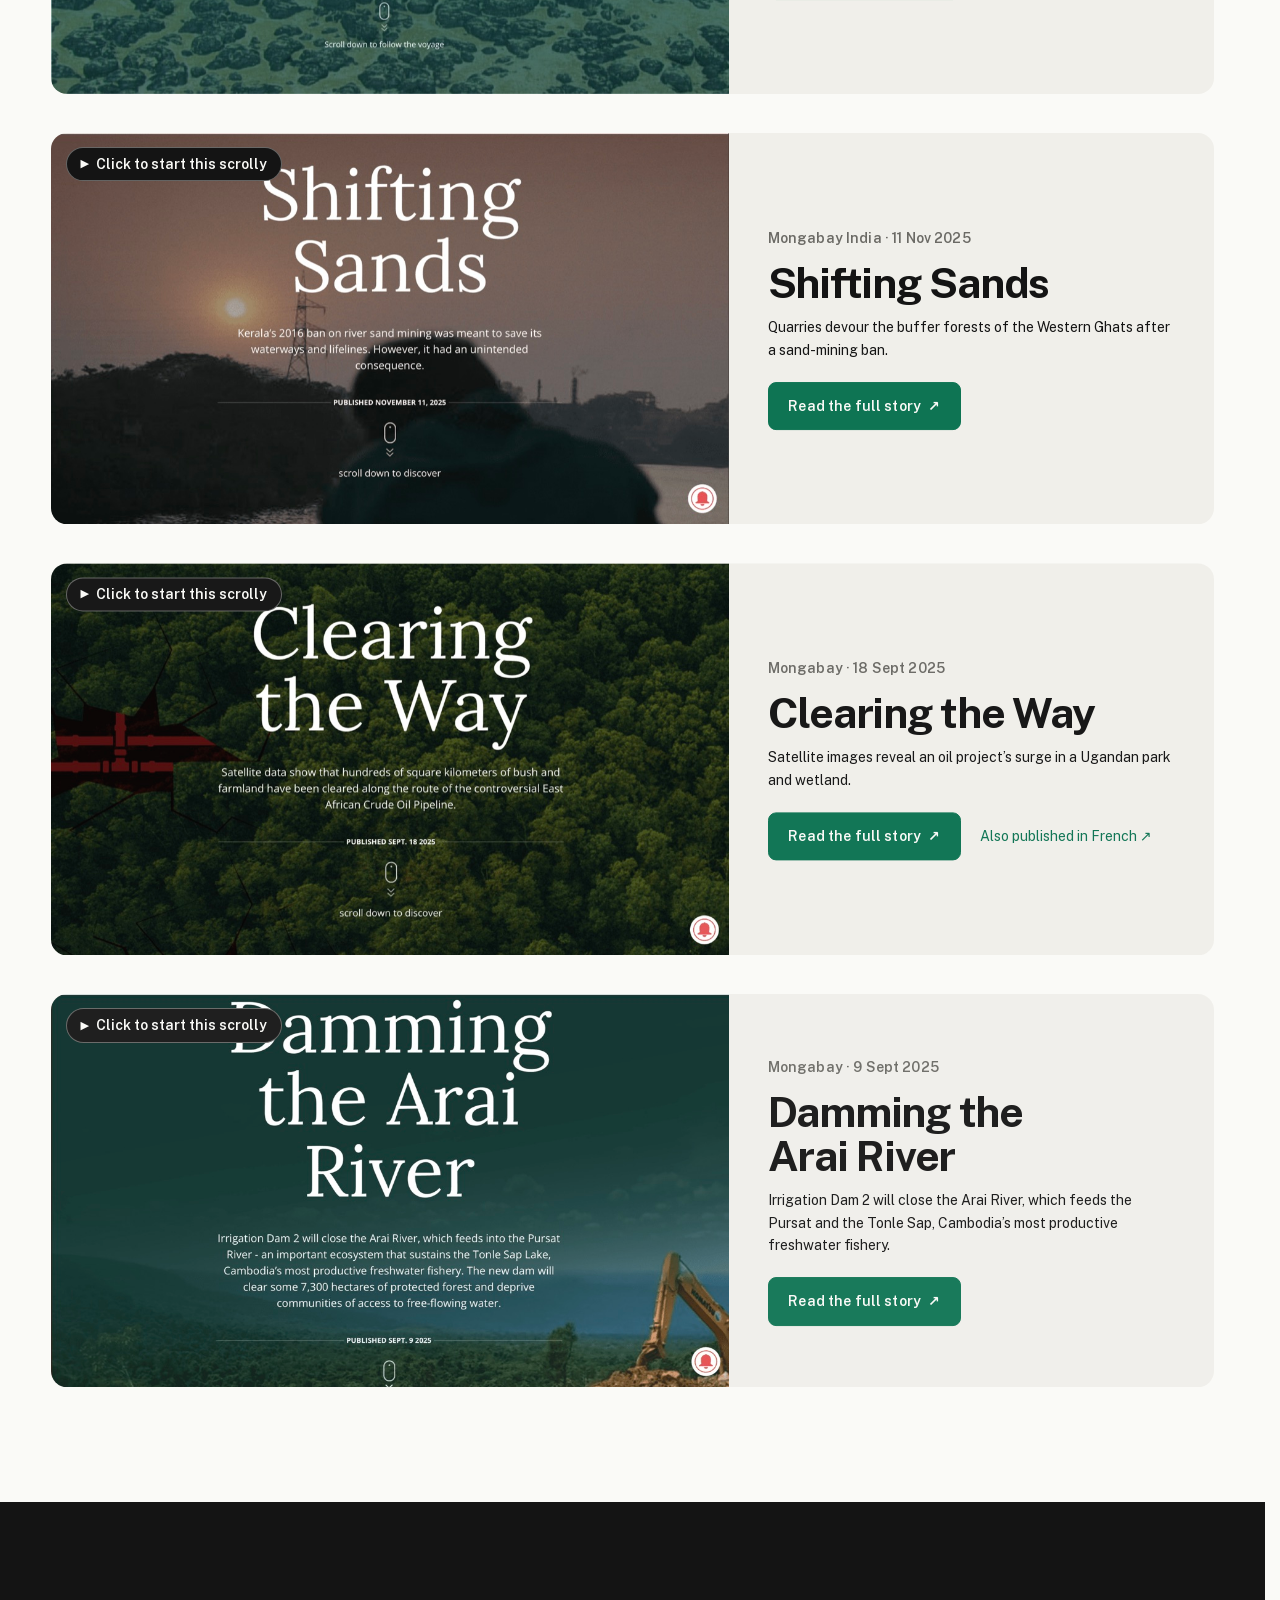
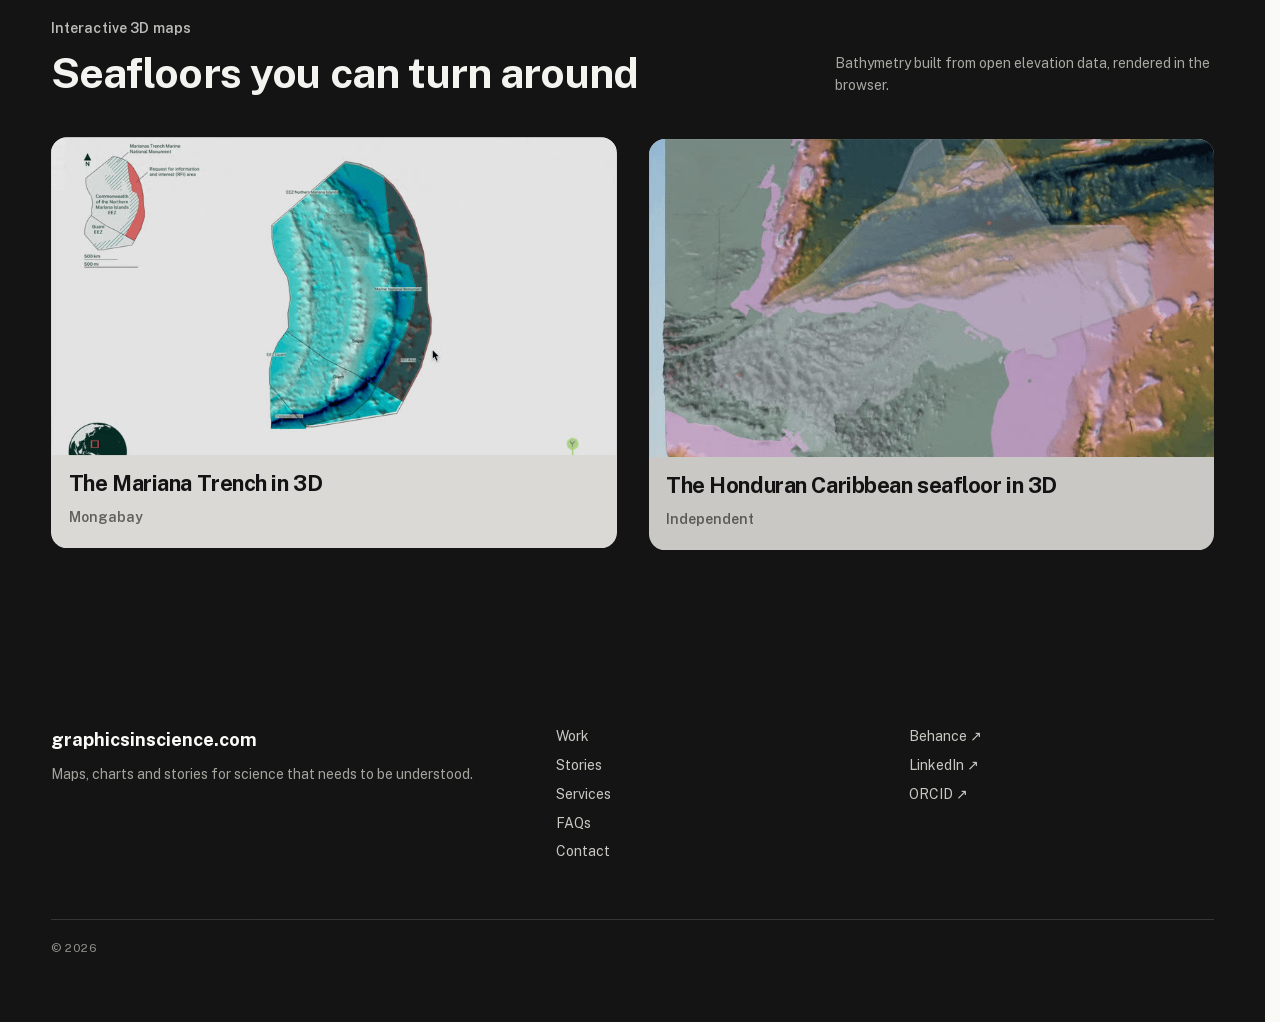
<file: stories.html>
<!doctype html>
<html lang="en">
<head>
  <meta charset="utf-8">
  <meta name="viewport" content="width=device-width, initial-scale=1">
  <script>document.documentElement.classList.add("js")</script>
  <title>Stories — Andrés Alegría | Visual Science Communicator</title>
  <meta name="description" content="Scrollytelling stories built with Mapbox, React and GSAP for Mongabay and its bureaus, plus interactive 3D maps of the seafloor.">
  <link rel="canonical" href="https://www.graphicsinscience.com/stories.html">
  <meta name="theme-color" content="#141414">
  <link rel="icon" href="favicon.svg" type="image/svg+xml">
  <meta property="og:type" content="website">
  <meta property="og:url" content="https://www.graphicsinscience.com/stories.html">
  <meta property="og:site_name" content="Andrés Alegría | Visual Science Communicator">
  <meta property="og:title" content="Stories — Andrés Alegría | Visual Science Communicator">
  <meta property="og:description" content="Scrollytelling stories built with Mapbox, React and GSAP for Mongabay and its bureaus, plus interactive 3D maps of the seafloor.">
  <meta property="og:image" content="https://www.graphicsinscience.com/images/share/covers-02.jpg">
  <meta name="twitter:card" content="summary_large_image">
  <link rel="preload" href="fonts/PublicSans-normal-latin.woff2" as="font" type="font/woff2" crossorigin>
  <link rel="stylesheet" href="css/style.css">
  <script src="js/vendor/gsap.min.js" defer></script>
  <script src="js/vendor/ScrollTrigger.min.js" defer></script>
  <script src="js/vendor/SplitText.min.js" defer></script>
  <script src="js/site-data.js" defer></script>
  <script src="js/main.js" defer></script>
  <script src="js/motion.js" defer></script>
</head>
<body data-page="stories">
  <a class="skip-link" href="#main">Skip to content</a>
  <header class="site-header" id="site-header"></header>
  <main id="main"></main>
  <footer id="site-footer"></footer>
  <noscript><p class="noscript">This site needs JavaScript to show its content.</p></noscript>

  <!-- Cloudflare Web Analytics -->
  <script type='module' src='https://static.cloudflareinsights.com/beacon.min.js' data-cf-beacon='{"token": "c48a5981cd104d69a174d4a2bfb207ab"}'></script>
  <!-- End Cloudflare Web Analytics -->
</body>
</html>
</file>
<file: css/style.css>
/* ==========================================================================
   Design tokens
   ========================================================================== */

:root {
  /* palette — the only colours used on the site; adjust here */
  --paper: #fafaf7;          /* page background */
  --card: #f0efea;           /* cards and quiet panels */
  --ink: #141414;            /* text, headings, dark bands */
  --ink-soft: #c9c8c2;       /* body text on the dark bands */
  --meta: #6b6a65;           /* dates, publishers, small labels */
  --emerald: #0e7453;        /* the one accent: buttons, links, focus */
  --emerald-dark: #0b5e44;   /* accent hover */
  --emerald-light: #5cc49a;  /* accent on the dark bands */

  /* roles */
  --bg: var(--paper);
  --text: var(--ink);
  --heading: var(--ink);
  --link: var(--emerald);
  --link-hover: var(--emerald-dark);
  --line: rgb(20 20 20 / 0.1);          /* hairlines: ink at low opacity */
  --line-strong: rgb(20 20 20 / 0.25);
  --shadow: 0 18px 40px -22px rgb(20 20 20 / 0.35); /* adjust card lift shadow here */

  /* adjust fonts here */
  --font: "Public Sans", system-ui, -apple-system, "Segoe UI", Helvetica, Arial, sans-serif;

  /* adjust type sizes here */
  --fs-hero: clamp(2.5rem, 1.1rem + 4.6vw, 5.6rem);
  --fs-h2: clamp(1.75rem, 1.2rem + 1.8vw, 2.8rem);
  --fs-h3: clamp(1.15rem, 1.05rem + 0.4vw, 1.4rem);
  --fs-lead: clamp(1.05rem, 0.98rem + 0.35vw, 1.3rem);
  --fs-body: 1.0625rem;
  --fs-small: 0.875rem;
  --fs-label: 0.75rem;
  --lh-body: 1.6;
  --tracking-label: 0.01em;

  /* adjust spacing here */
  --gutter: clamp(20px, 4vw, 64px);
  --section-y: clamp(64px, 9vw, 136px);
  --header-h: 68px;
  --radius: 8px;
  --radius-lg: 16px;
  --max: 1440px;

  /* adjust motion here */
  --ease: cubic-bezier(0.22, 1, 0.36, 1);
}

/* ==========================================================================
   Fonts (self-hosted Public Sans, variable weight)
   ========================================================================== */

@font-face {
  font-family: "Public Sans";
  font-style: normal;
  font-weight: 100 900;
  font-display: swap;
  src: url("../fonts/PublicSans-normal-latin.woff2") format("woff2");
  unicode-range: U+0000-00FF, U+0131, U+0152-0153, U+02BB-02BC, U+02C6, U+02DA, U+02DC, U+0304, U+0308, U+0329, U+2000-206F, U+20AC, U+2122, U+2191, U+2193, U+2212, U+2215, U+FEFF, U+FFFD;
}

@font-face {
  font-family: "Public Sans";
  font-style: normal;
  font-weight: 100 900;
  font-display: swap;
  src: url("../fonts/PublicSans-normal-latin-ext.woff2") format("woff2");
  unicode-range: U+0100-02BA, U+02BD-02C5, U+02C7-02CC, U+02CE-02D7, U+02DD-02FF, U+0304, U+0308, U+0329, U+1D00-1DBF, U+1E00-1E9F, U+1EF2-1EFF, U+2020, U+20A0-20AB, U+20AD-20C0, U+2113, U+2C60-2C7F, U+A720-A7FF;
}

@font-face {
  font-family: "Public Sans";
  font-style: italic;
  font-weight: 100 900;
  font-display: swap;
  src: url("../fonts/PublicSans-italic-latin.woff2") format("woff2");
  unicode-range: U+0000-00FF, U+0131, U+0152-0153, U+02BB-02BC, U+02C6, U+02DA, U+02DC, U+0304, U+0308, U+0329, U+2000-206F, U+20AC, U+2122, U+2191, U+2193, U+2212, U+2215, U+FEFF, U+FFFD;
}

@font-face {
  font-family: "Public Sans";
  font-style: italic;
  font-weight: 100 900;
  font-display: swap;
  src: url("../fonts/PublicSans-italic-latin-ext.woff2") format("woff2");
  unicode-range: U+0100-02BA, U+02BD-02C5, U+02C7-02CC, U+02CE-02D7, U+02DD-02FF, U+0304, U+0308, U+0329, U+1D00-1DBF, U+1E00-1E9F, U+1EF2-1EFF, U+2020, U+20A0-20AB, U+20AD-20C0, U+2113, U+2C60-2C7F, U+A720-A7FF;
}

/* ==========================================================================
   Base
   ========================================================================== */

*,
*::before,
*::after {
  box-sizing: border-box;
}

html {
  -webkit-text-size-adjust: 100%;
  scroll-behavior: smooth;
}

body {
  margin: 0;
  font-family: var(--font);
  font-size: var(--fs-body);
  line-height: var(--lh-body);
  color: var(--text);
  background: var(--bg);
  -webkit-font-smoothing: antialiased;
  -moz-osx-font-smoothing: grayscale;
  overflow-x: clip;
}

body.menu-open,
body.lightbox-open {
  overflow: hidden;
}

a {
  color: var(--link);
  text-decoration: none;
  transition: color 0.2s ease;
}

a:hover {
  color: var(--link-hover);
}

img,
video {
  max-width: 100%;
  display: block;
}

p {
  margin: 0 0 1em;
}

h1,
h2,
h3,
h4 {
  margin: 0;
  color: var(--heading);
  font-weight: 700;
  line-height: 1.1;
  letter-spacing: -0.02em;
  text-wrap: balance;
}

button {
  font: inherit;
  color: inherit;
}

:focus-visible {
  outline: 2px solid var(--emerald);
  outline-offset: 2px;
}

/* focus rings on the ink bands use the lighter green; inside the pale cards they go back to emerald */
.hero :focus-visible,
.wall__head :focus-visible,
.section--ink :focus-visible,
.site-footer :focus-visible,
.mobile-menu :focus-visible,
.lightbox :focus-visible {
  outline-color: var(--emerald-light);
}

.section--ink .story-feature__body :focus-visible {
  outline-color: var(--emerald);
}

.visually-hidden {
  position: absolute !important;
  width: 1px;
  height: 1px;
  margin: -1px;
  padding: 0;
  overflow: hidden;
  clip: rect(0 0 0 0);
  white-space: nowrap;
  border: 0;
}

.skip-link {
  position: absolute;
  top: -4rem;
  left: 1rem;
  z-index: 400;
  padding: 0.5rem 1rem;
  border-radius: var(--radius);
  background: var(--emerald);
  color: var(--paper);
}

.skip-link:focus {
  top: 1rem;
}

.noscript {
  padding: calc(var(--header-h) + 2rem) var(--gutter);
}

.wrap {
  width: min(100% - 2 * var(--gutter), var(--max));
  margin-inline: auto;
}

.label {
  margin: 0;
  font-size: var(--fs-small); /* adjust size of the small section labels here */
  font-weight: 600;
  letter-spacing: var(--tracking-label);
  color: var(--meta);
}

.prose {
  max-width: 62ch;
}

.prose a {
  text-decoration: underline;
  text-underline-offset: 0.15em;
  text-decoration-thickness: 1px;
}

.prose ul {
  padding-left: 1.2em;
}

.prose li {
  margin: 0.3em 0;
}

.lead {
  font-size: var(--fs-lead);
  line-height: 1.5;
}

/* Buttons */
.button {
  display: inline-flex;
  align-items: center;
  gap: 0.5em;
  padding: 0.85em 1.4em;
  border: 1px solid var(--emerald);
  border-radius: var(--radius);
  background: var(--emerald);
  color: var(--paper);
  font-size: var(--fs-small);
  font-weight: 600;
  letter-spacing: 0.01em;
  cursor: pointer;
  transition: background-color 0.2s ease, border-color 0.2s ease, color 0.2s ease, transform 0.2s var(--ease);
}

.button:hover {
  background: var(--emerald-dark);
  border-color: var(--emerald-dark);
  color: var(--paper);
  transform: translateY(-1px);
}

.button--ghost {
  background: transparent;
  color: inherit;
  border-color: currentColor;
}

.button--ghost:hover {
  background: transparent;
  color: var(--emerald-dark);
  border-color: var(--emerald-dark);
}

/* on the dark bands the ghost button lights up in the lighter green */
.hero .button--ghost:hover,
.section--ink .button--ghost:hover {
  color: var(--emerald-light);
  border-color: var(--emerald-light);
}

.button:disabled {
  opacity: 0.6;
  cursor: progress;
}

.arrow::after {
  content: "→";
  display: inline-block;
  transition: transform 0.25s var(--ease);
}

.arrow--ext::after {
  content: "↗";
}

a:hover .arrow::after,
.arrow:hover::after {
  transform: translateX(3px);
}

/* ==========================================================================
   Header
   ========================================================================== */

.site-header {
  position: sticky;
  top: 0;
  z-index: 100;
  height: var(--header-h);
  background: rgb(250 250 247 / 0.92); /* page colour, slightly translucent */
  border-bottom: 1px solid var(--line);
  transition: transform 0.35s var(--ease);
}

.site-header.is-hidden {
  transform: translateY(-100%);
}

.header-inner {
  display: flex;
  align-items: center;
  gap: 1.4rem;
  height: 100%;
}

.site-title {
  margin-right: auto;
  color: inherit;
  font-weight: 700;
  font-size: 1.05rem;
  letter-spacing: -0.01em;
  white-space: nowrap;
}

.site-title:hover {
  color: var(--emerald);
}

.site-title small {
  display: block;
  font-size: var(--fs-small); /* adjust tagline size here */
  font-weight: 500;
  letter-spacing: 0;
  color: var(--meta);
}

.site-nav {
  display: flex;
  gap: 1.4rem; /* adjust space between menu links here */
}

.site-nav a,
.mobile-menu__nav a {
  color: inherit;
  font-size: var(--fs-small);
  font-weight: 500;
  padding-bottom: 2px;
  background: linear-gradient(currentColor, currentColor) 0 100% / 0 1.5px no-repeat;
  transition: background-size 0.25s var(--ease), color 0.2s ease;
}

.site-nav a[aria-current="page"],
.site-nav a:hover,
.mobile-menu__nav a[aria-current="page"] {
  background-size: 100% 1.5px;
}

.site-nav a:hover {
  color: var(--emerald);
}

.header-social,
.mobile-menu__social {
  display: flex;
  align-items: center;
  gap: 0.9rem;
}

.social-link {
  color: inherit;
  font-size: 0.95rem;
  font-weight: 700;
  letter-spacing: -0.02em;
}

.menu-toggle {
  display: none;
  flex: none; /* keeps its full size when the name and tagline are long */
  position: relative;
  width: 40px;
  height: 40px;
  padding: 0;
  border: 0;
  background: none;
  cursor: pointer;
}

.menu-toggle__bar {
  position: absolute;
  left: 9px;
  right: 9px;
  height: 2px;
  border-radius: 2px;
  background: currentColor;
  transition: transform 0.25s var(--ease);
}

.menu-toggle__bar--top {
  top: 15px;
}

.menu-toggle__bar--bottom {
  top: 23px;
}

.menu-toggle[aria-expanded="true"] .menu-toggle__bar--top {
  transform: translateY(4px) rotate(45deg);
}

.menu-toggle[aria-expanded="true"] .menu-toggle__bar--bottom {
  transform: translateY(-4px) rotate(-45deg);
}

.mobile-menu {
  position: fixed;
  inset: var(--header-h) 0 0;
  z-index: 90;
  display: flex;
  flex-direction: column;
  align-items: flex-start;
  justify-content: center;
  gap: 2.5rem;
  padding: var(--gutter);
  background: var(--ink);
  color: var(--paper);
}

.mobile-menu[hidden] {
  display: none;
}

.mobile-menu__nav {
  display: flex;
  flex-direction: column;
  gap: 1rem;
}

.mobile-menu__nav a {
  font-size: 2rem; /* adjust mobile menu link size here */
  font-weight: 700;
  letter-spacing: -0.02em;
}

/* ==========================================================================
   Sections
   ========================================================================== */

.section {
  padding-block: var(--section-y);
}

.section--ink {
  background: var(--ink);
  color: var(--ink-soft);
}

.section--ink h1,
.section--ink h2,
.section--ink h3 {
  color: var(--paper);
}

.section--ink .label {
  color: rgb(250 250 247 / 0.75);
}

.section--ink a:not(.button) {
  color: var(--emerald-light);
}

.section--ink a:not(.button):hover {
  color: var(--paper);
}

.section-head {
  display: flex;
  flex-wrap: wrap;
  align-items: flex-end;
  justify-content: space-between;
  gap: 1rem 2rem;
  margin-bottom: clamp(1.6rem, 3vw, 2.8rem);
}

.section-head h2 {
  font-size: var(--fs-h2);
}

.section-head .label {
  margin-bottom: 0.7rem;
}

.section-head__aside {
  max-width: 42ch;
  margin: 0;
  font-size: var(--fs-small);
  color: inherit;
  opacity: 0.85;
}

/* ==========================================================================
   Hero
   ========================================================================== */

.hero {
  position: relative;
  background: var(--ink);
  color: var(--ink-soft);
  padding: clamp(3.5rem, 8vw, 7rem) 0 clamp(4rem, 9vw, 8rem);
}

.hero__inner {
  display: grid;
  grid-template-columns: minmax(0, 52rem); /* adjust hero text width here */
}

.hero__title {
  margin: 0 0 1.2rem;
  font-size: var(--fs-hero);
  line-height: 0.98;
  letter-spacing: -0.035em;
  color: var(--paper);
  text-wrap: balance;
}

.hero__title em {
  font-style: normal;
  color: var(--emerald-light);
}

.hero__lead {
  max-width: 56ch;
  font-size: var(--fs-lead);
  line-height: 1.5;
  color: var(--ink-soft);
}

.hero__actions {
  display: flex;
  flex-wrap: wrap;
  gap: 0.75rem;
  margin-top: 1.8rem;
}

/* ==========================================================================
   Work: every piece on a scattered wall (the parallax lives in js/motion.js)
   ========================================================================== */

.wall {
  position: relative;
  margin-top: -1px; /* overlaps the hero by a pixel so no seam shows between the two dark bands */
  padding: 0 0 var(--section-y);
  overflow: clip;
}

/* the wall starts inside the hero band and spills out of it */
.wall::before {
  content: "";
  position: absolute;
  inset: 0 0 auto;
  height: clamp(120px, 18vw, 260px); /* adjust how far the dark band reaches into the wall here */
  background: var(--ink);
}

.wall__head {
  position: relative;
  z-index: 2;
  display: flex;
  flex-wrap: wrap;
  align-items: baseline;
  gap: 0.4rem 1.2rem; /* adjust space between the label and the line beside it here */
  color: var(--ink-soft);
  padding-bottom: clamp(1.2rem, 3vw, 2.4rem);
}

.wall__head .label {
  color: rgb(250 250 247 / 0.75);
}

.wall__head p {
  margin: 0;
  font-size: var(--fs-small);
}

.wall__grid {
  position: relative;
  display: grid;
  grid-template-columns: repeat(3, minmax(0, 1fr)); /* adjust pieces per row here */
  gap: clamp(28px, 4vw, 64px) clamp(14px, 2.5vw, 40px); /* adjust space between rows / between pieces here */
  align-items: start;
}

.wall__item {
  will-change: transform;
}

/* the middle piece of each row sits a little lower, so the rows don't look ruled */
.wall__item:nth-child(3n + 2) {
  margin-top: clamp(20px, 4vw, 64px);
}

/* varied sizes: a nine-piece cycle keeps the wall scattered while it still reads row by row (adjust widths here) */
.wall__item:nth-child(9n + 1) {
  width: 100%;
}

.wall__item:nth-child(9n + 2) {
  width: 74%;
  justify-self: center;
}

.wall__item:nth-child(9n + 3) {
  width: 86%;
  justify-self: end;
}

.wall__item:nth-child(9n + 4) {
  width: 82%;
  justify-self: end;
}

.wall__item:nth-child(9n + 5) {
  width: 100%;
}

.wall__item:nth-child(9n + 6) {
  width: 70%;
}

.wall__item:nth-child(9n + 7) {
  width: 76%;
  justify-self: center;
}

.wall__item:nth-child(9n + 8) {
  width: 92%;
}

.wall__item:nth-child(9n + 9) {
  width: 100%;
}

.wall__figure {
  margin: 0;
}

.wall__btn {
  display: block;
  width: 100%;
  padding: 0;
  border: 0;
  border-radius: var(--radius);
  background: var(--paper);
  box-shadow: var(--shadow);
  overflow: hidden;
  cursor: zoom-in;
  transition: transform 0.35s var(--ease), box-shadow 0.35s var(--ease);
}

/* the slight lift and zoom on hover */
.wall__btn:hover {
  transform: translateY(-4px) scale(1.01); /* adjust hover zoom here */
}

.wall__btn img,
.wall__btn video {
  width: 100%;
  height: auto;
}

.wall__caption {
  margin-top: 0.6rem;
  font-size: var(--fs-small);
  color: var(--text);
}

.wall__caption b {
  display: block;
  font-weight: 600;
  color: var(--heading);
}

/* captions appear on hover, so the scattered pictures stay clean */
@media (hover: hover) {
  .wall__caption {
    opacity: 0;
    transform: translateY(-4px);
    transition: opacity 0.3s var(--ease), transform 0.3s var(--ease);
  }

  .wall__item:hover .wall__caption,
  .wall__item:focus-within .wall__caption {
    opacity: 1;
    transform: none;
  }
}

/* phones: two pieces to a row, all the same width, no floating */
@media (max-width: 767px) {
  .wall__grid {
    grid-template-columns: repeat(2, minmax(0, 1fr));
    gap: 1.2rem 14px;
  }

  .wall__item:nth-child(n) {
    width: 100%;
    margin-top: 0;
  }
}

/* ==========================================================================
   Story cards (teaser + stories page)
   ========================================================================== */

.story-cards {
  display: grid;
  grid-template-columns: repeat(auto-fit, minmax(min(100%, 300px), 1fr));
  gap: clamp(16px, 2.5vw, 32px);
}

/* 3D map cards: the same pale card as the story cards */
.story-card {
  display: block;
  color: var(--ink);
  border-radius: var(--radius-lg);
  overflow: hidden;
  background: var(--card); /* adjust 3D card background here */
  transition: transform 0.35s var(--ease);
}

.story-card:hover {
  transform: translateY(-4px);
}

.story-card img,
.story-card video {
  width: 100%;
  height: auto;
  aspect-ratio: 16 / 9;
  object-fit: cover;
}

.story-card__body {
  padding: 1rem 1.1rem 1.2rem;
}

.story-card__body h3 {
  font-size: var(--fs-h3);
  margin-bottom: 0.4rem;
  color: var(--ink);
  transition: color 0.2s ease;
}

.story-card__meta {
  display: block;
  margin-top: 0.7rem;
  font-size: var(--fs-small);
  font-weight: 600;
  color: var(--meta);
}

.section--ink a.story-card {
  color: var(--ink);
}

.section--ink .story-card:hover h3 {
  color: var(--emerald);
}

/* on the home page the 3D maps follow the scrollies in the same dark band, after a thin divider */
.stories-teaser + .interactive {
  padding-top: 0;
}

.stories-teaser + .interactive .wrap {
  padding-top: var(--section-y);
  border-top: 1px solid rgb(250 250 247 / 0.16); /* adjust divider colour here */
}

/* ==========================================================================
   Accordion (FAQ)
   ========================================================================== */

.accordion {
  border-top: 1px solid var(--line-strong);
}

.accordion__item {
  border-bottom: 1px solid var(--line-strong);
}

.accordion__item summary {
  display: flex;
  align-items: flex-start;
  justify-content: space-between;
  gap: 1.5rem;
  padding: 1.15rem 0;
  list-style: none;
  cursor: pointer;
  font-size: var(--fs-h3);
  font-weight: 600;
  line-height: 1.3;
  color: var(--ink);
}

.accordion__item summary::-webkit-details-marker {
  display: none;
}

.accordion__item summary::after {
  content: "+";
  flex: none;
  width: 1.4em;
  height: 1.4em;
  display: grid;
  place-items: center;
  border: 1px solid var(--line-strong);
  border-radius: 50%;
  font-weight: 400;
  color: var(--emerald);
  transition: transform 0.3s var(--ease);
}

.accordion__item[open] summary::after {
  transform: rotate(45deg);
}

.accordion__body {
  padding: 0 0 1.4rem;
  max-width: 68ch;
}

.accordion__body p:last-child {
  margin-bottom: 0;
}

/* ==========================================================================
   Contact form
   ========================================================================== */

.contact__grid {
  display: grid;
  grid-template-columns: minmax(0, 1fr) minmax(0, 1.2fr);
  gap: clamp(2rem, 5vw, 6rem);
  align-items: start;
}

.contact__intro h2 {
  font-size: var(--fs-h2);
  margin-bottom: 1rem;
}

.contact-form {
  display: grid;
  gap: 1.1rem;
}

.field label {
  display: block;
  margin-bottom: 0.4rem;
  font-size: var(--fs-small);
  font-weight: 600;
  color: var(--ink);
}

.field__required {
  margin-left: 0.3em;
  font-weight: 500;
  color: var(--meta);
}

.field input,
.field textarea {
  display: block;
  width: 100%;
  padding: 0.8rem 0.9rem;
  border: 1px solid var(--line-strong);
  border-radius: var(--radius);
  background: rgb(250 250 247 / 0.6);
  color: inherit;
  font: inherit;
  transition: border-color 0.2s ease;
}

.field input:focus,
.field textarea:focus {
  border-color: var(--emerald);
  outline: none;
  box-shadow: 0 0 0 2px rgb(14 116 83 / 0.25);
}

.field textarea {
  min-height: 140px;
  resize: vertical;
}

.form-status:empty {
  display: none;
}

.form-status {
  margin: 0;
  font-size: var(--fs-small);
  color: var(--ink);
}

.spam-trap {
  display: none !important;
}

/* ==========================================================================
   Footer
   ========================================================================== */

.site-footer {
  background: var(--ink);
  color: var(--ink-soft);
  padding-block: clamp(2.5rem, 5vw, 4.5rem);
}

.footer__inner {
  display: grid;
  grid-template-columns: minmax(0, 1.5fr) minmax(0, 1fr) minmax(0, 1fr);
  gap: 2rem 3rem;
}

.footer__title {
  margin: 0 0 0.5rem;
  font-size: 1.15rem;
  font-weight: 700;
  color: var(--paper);
}

.footer__tagline {
  margin: 0;
  font-size: var(--fs-small);
  opacity: 0.8;
}

.footer__nav,
.footer__social {
  display: grid;
  gap: 0.4rem;
  align-content: start;
}

.footer__nav a,
.footer__social a {
  color: var(--ink-soft);
  font-size: var(--fs-small);
}

.footer__nav a:hover,
.footer__social a:hover {
  color: var(--paper);
}

.footer__note {
  grid-column: 1 / -1;
  margin: 1.5rem 0 0;
  padding-top: 1.2rem;
  border-top: 1px solid rgb(250 250 247 / 0.2);
  font-size: var(--fs-label);
  letter-spacing: 0.04em;
  opacity: 0.7;
}

/* ==========================================================================
   Lightbox
   ========================================================================== */

.lightbox {
  position: fixed;
  inset: 0;
  z-index: 300;
  display: grid;
  grid-template-columns: minmax(0, 1fr) minmax(280px, 360px);
  background: rgb(20 20 20 / 0.97); /* ink, nearly opaque */
  color: var(--ink-soft);
}

.lightbox[hidden] {
  display: none;
}

.lightbox__stage {
  position: relative;
  display: grid;
  place-items: center;
  padding: clamp(1rem, 4vw, 3rem);
  min-height: 0;
}

.lightbox__media {
  max-width: 100%;
  max-height: calc(100vh - 2 * clamp(1rem, 4vw, 3rem));
  width: auto;
  height: auto;
  object-fit: contain;
  border-radius: var(--radius);
  background: var(--paper);
}

.lightbox__info {
  display: flex;
  flex-direction: column;
  gap: 0.8rem;
  padding: clamp(1.5rem, 3vw, 2.5rem) clamp(1.2rem, 2.5vw, 2rem);
  border-left: 1px solid rgb(250 250 247 / 0.16);
  overflow: auto;
}

.lightbox__info h2 {
  font-size: var(--fs-h3);
  color: var(--paper);
}

.lightbox__meta {
  margin: 0;
  font-size: var(--fs-small);
  font-weight: 600;
  opacity: 0.75;
}

.lightbox__story {
  margin-top: auto;
  padding-top: 1rem;
}

.lightbox__story a {
  width: 100%;
  justify-content: center;
}

.lightbox__counter {
  font-size: var(--fs-label);
  letter-spacing: 0.08em;
  opacity: 0.6;
}

.lightbox__close,
.lightbox__nav {
  position: absolute;
  z-index: 2;
  width: 44px;
  height: 44px;
  display: grid;
  place-items: center;
  border: 1px solid rgb(250 250 247 / 0.3);
  border-radius: 50%;
  background: rgb(20 20 20 / 0.6);
  color: var(--paper);
  font-size: 1.2rem;
  cursor: pointer;
  transition: background-color 0.2s ease, border-color 0.2s ease;
}

.lightbox__close:hover,
.lightbox__nav:hover {
  background: var(--emerald-light);
  border-color: var(--emerald-light);
  color: var(--ink);
}

/* on ink the accent is the lighter green, with ink text */
.lightbox .button {
  background: var(--emerald-light);
  border-color: var(--emerald-light);
  color: var(--ink);
}

.lightbox .button:hover {
  background: var(--paper);
  border-color: var(--paper);
  color: var(--ink);
}

.lightbox__close {
  top: 1rem;
  right: 1rem;
}

.lightbox__nav--prev {
  left: 1rem;
  top: 50%;
  transform: translateY(-50%);
}

.lightbox__nav--next {
  right: 1rem;
  top: 50%;
  transform: translateY(-50%);
}

/* ==========================================================================
   Stories page
   ========================================================================== */

.stories-hero {
  padding: clamp(3rem, 7vw, 6rem) 0 clamp(1.5rem, 3vw, 3rem);
}

.stories-hero h1 {
  font-size: var(--fs-hero);
  letter-spacing: -0.035em;
  line-height: 0.98;
  margin-bottom: 1rem;
}

.stories-hero .lead {
  max-width: 60ch;
}

/* ==========================================================================
   Inner pages
   ========================================================================== */

.page-section {
  padding: clamp(3rem, 7vw, 6rem) 0 var(--section-y);
}

.page-grid {
  display: grid;
  grid-template-columns: minmax(0, 1fr) minmax(0, 2fr);
  gap: 2rem 5vw;
  align-items: start;
}

.page-title {
  position: sticky;
  top: calc(var(--header-h) + 1.5rem);
  font-size: var(--fs-h2);
}

.page-title small {
  display: block;
  margin-top: 0.6rem;
  font-size: var(--fs-small);
  font-weight: 500;
  letter-spacing: 0;
  color: var(--meta);
}

.faq__question {
  margin: 2.6rem 0 0.8rem;
  font-size: var(--fs-h3);
  line-height: 1.35;
}

.faq__question:first-child {
  margin-top: 0;
}

.services__list {
  display: grid;
  grid-template-columns: repeat(auto-fit, minmax(220px, 1fr));
  gap: 1.5rem 2.5rem;
  margin: 0 0 2rem;
  padding: 0;
  list-style: none;
}

.services__list h3 {
  font-size: var(--fs-h3);
  margin-bottom: 0.6rem;
}

.services__list ul {
  margin: 0;
  padding: 0;
  list-style: none;
}

.services__list li li {
  padding: 0.35rem 0;
  border-bottom: 1px solid var(--line);
}

.page-cta {
  margin-top: 2.5rem;
  padding-top: 1.5rem;
  border-top: 1px solid var(--line-strong);
}

/* ==========================================================================
   Reveal states (GSAP adds the motion; without it everything is visible)
   ========================================================================== */

.js-motion .reveal {
  opacity: 0;
  transform: translateY(24px);
}

.js-motion .hero__title .line {
  overflow: hidden;
}

/* ==========================================================================
   Responsive
   ========================================================================== */

@media (max-width: 1023px) {
  .footer__inner {
    grid-template-columns: 1fr 1fr;
  }

  .lightbox {
    grid-template-columns: 1fr;
    grid-template-rows: minmax(0, 1fr) auto;
  }

  .lightbox__info {
    border-left: 0;
    border-top: 1px solid rgb(250 250 247 / 0.16);
    max-height: 40vh;
  }

  .lightbox__media {
    max-height: 55vh;
  }
}

/* the header's "Get in touch" button drops out before the row (name, tagline, links, marks, button) gets too
   wide for the screen, and the links fold into the menu button on phones; adjust these widths if the header grows */
@media (max-width: 859px) {
  .nav-cta {
    display: none;
  }
}

@media (max-width: 767px) {
  :root {
    --header-h: 60px;
  }

  .site-nav,
  .header-social {
    display: none;
  }

  .menu-toggle {
    display: block;
  }

  .contact__grid,
  .page-grid {
    grid-template-columns: 1fr;
  }

  .page-title {
    position: static;
  }

  .footer__inner {
    grid-template-columns: 1fr;
  }
}

@media (prefers-reduced-motion: reduce) {
  html {
    scroll-behavior: auto;
  }

  .js-motion .reveal {
    opacity: 1;
    transform: none;
  }

}

/* Pre-written content: the published pages carry the text in the HTML for search engines (tools/prerender.mjs).
   With JavaScript on, it waits hidden for the moment the scripts take to redraw it, so the entrance animations
   don't flicker; if the scripts never run it shows after 3 s anyway. */
.js #main[data-prerendered] {
  visibility: hidden;
  animation: show-prerendered 0s 3s forwards;
}

@keyframes show-prerendered {
  to {
    visibility: visible;
  }
}

/* anchors land below the sticky header */
[id] {
  scroll-margin-top: calc(var(--header-h) + 1rem);
}

/* ==========================================================================
   Round 2 additions
   ========================================================================== */

/* header call to action (desktop only) */
.nav-cta {
  padding: 0.55em 1em;
  font-size: var(--fs-label);
  letter-spacing: 0.04em;
}

.lightbox__hint:empty {
  display: none;
}

.lightbox__hint {
  margin: 0.4rem 0 0;
  font-size: var(--fs-label);
  letter-spacing: 0.04em;
  opacity: 0.55;
}

@media (max-width: 1023px) {
  .lightbox__hint {
    display: none;
  }
}

/* ==========================================================================
   Round 3 additions
   ========================================================================== */

/* stacking story cards (home) */
.stack {
  display: grid;
}

.stack__more {
  margin: clamp(2rem, 4vw, 3rem) 0 0;
}

/* back to top */
.to-top {
  position: fixed;
  right: 1rem;
  bottom: 1rem;
  z-index: 80;
  width: 44px;
  height: 44px;
  border: 1px solid var(--line-strong);
  border-radius: 50%;
  background: var(--paper);
  color: var(--ink);
  font-size: 1.1rem;
  cursor: pointer;
  opacity: 0;
  pointer-events: none;
  transform: translateY(8px);
  transition: opacity 0.3s ease, transform 0.3s var(--ease), background-color 0.2s ease, color 0.2s ease;
}

.to-top.is-visible {
  opacity: 1;
  pointer-events: auto;
  transform: none;
}

.to-top:hover {
  background: var(--emerald);
  border-color: var(--emerald);
  color: var(--paper);
}

@media (max-width: 1023px) {
  .stack {
    gap: 1.25rem;
  }
}

/* ==========================================================================
   Before/after slider (two maps of the same place)
   ========================================================================== */

.compare {
  --handle-line: var(--ink); /* adjust slider line colour here */
  --handle-grip: var(--ink); /* adjust slider grip colour here */
  position: relative;
  display: block;
  overflow: hidden;
}

.compare img {
  display: block;
  width: 100%;
  height: auto;
}

/* the left map, cut off at the handle */
.compare .compare__top {
  position: absolute;
  inset: 0;
  height: 100%;
  clip-path: inset(0 calc(100% - var(--pos)) 0 0);
}

.compare__handle {
  position: absolute;
  top: 0;
  bottom: 0;
  left: var(--pos);
  width: 2px; /* adjust slider line width here */
  margin-left: -1px;
  background: var(--handle-line);
  box-shadow: 0 0 0 1px rgb(250 250 247 / 0.8);
  pointer-events: none;
}

.compare__handle::after {
  content: "↔";
  position: absolute;
  top: 50%;
  left: 50%;
  width: 2.6rem; /* adjust grip size here */
  height: 2.6rem;
  display: grid;
  place-items: center;
  transform: translate(-50%, -50%);
  border: 2px solid var(--paper);
  border-radius: 50%;
  background: var(--handle-grip);
  color: var(--paper);
  font-size: 1.05rem;
  line-height: 1;
}

.wall__btn .compare__handle::after {
  width: 2rem;
  height: 2rem;
  font-size: 0.85rem;
}

/* keyboard control: the range input is invisible, its focus ring shows on the grip */
.compare__range {
  position: absolute;
  width: 1px;
  height: 1px;
  opacity: 0;
  pointer-events: none;
}

.compare:has(.compare__range:focus-visible) .compare__handle::after {
  outline: 2px solid var(--emerald-light); /* the slider takes keyboard focus only in the dark lightbox */
  outline-offset: 2px;
}

/* in the lightbox the slider fills the stage like an image would */
.lightbox__compare {
  --max-h: calc(100vh - 2 * clamp(1rem, 4vw, 3rem));
  width: min(100%, calc(var(--max-h) * var(--ratio)));
  max-height: none;
  cursor: ew-resize;
  touch-action: pan-y;
  user-select: none;
  -webkit-user-select: none;
}

.lightbox__compare img {
  -webkit-user-drag: none;
}

@media (max-width: 1023px) {
  .lightbox__compare {
    --max-h: 55vh;
  }
}

/* ==========================================================================
   Stories page: story cards and the in-card scrolly player
   ========================================================================== */

.section.stories {
  padding-top: clamp(0.5rem, 1.5vw, 1.5rem); /* adjust space between the intro and the first card here */
}

.story-features {
  display: grid;
  gap: clamp(1.5rem, 3vw, 2.5rem); /* adjust space between story cards here */
}

.story-feature {
  display: grid;
  grid-template-columns: minmax(0, 1.4fr) minmax(0, 1fr); /* adjust picture / text split here */
  border-radius: var(--radius-lg);
  overflow: hidden;
  background: var(--card); /* adjust story card background here (same on the home page and the stories page) */
  color: var(--ink);
  transition: grid-template-columns 0.5s var(--ease);
}

.story-feature__media {
  position: relative;
  min-height: 0;
  background: var(--ink);
}

.story-feature__media img {
  width: 100%;
  height: 100%;
  object-fit: cover;
}

.story-feature__media iframe {
  position: absolute;
  inset: 0;
  width: 100%;
  height: 100%;
  border: 0;
  background: var(--paper);
}

/* the start and close buttons sit in the picture's top left corner */
.story-feature__start,
.story-feature__close {
  position: absolute;
  top: 0.9rem;
  left: 0.9rem;
  z-index: 2;
  display: inline-flex;
  align-items: center;
  gap: 0.5em;
  padding: 0.55em 1em;
  border: 1px solid rgb(250 250 247 / 0.35);
  border-radius: 999px;
  background: var(--ink); /* adjust start button colour here */
  color: var(--paper);
  font: inherit;
  font-size: var(--fs-small); /* adjust start button text size here */
  font-weight: 600;
  line-height: 1.2;
  cursor: pointer;
  box-shadow: var(--shadow);
  transition: background-color 0.2s ease, color 0.2s ease;
}

.story-feature__start span {
  font-size: 0.8em;
}

.story-feature__start:hover,
.story-feature__close:hover {
  background: var(--emerald-light);
  border-color: var(--emerald-light);
  color: var(--ink);
}

.story-feature__body {
  display: grid;
  gap: 0.7rem;
  align-content: center;
  padding: clamp(1.5rem, 3vw, 2.5rem);
}

.story-feature__body .label {
  margin: 0;
  color: var(--meta);
}

.story-feature .story-feature__title {
  margin: 0;
  font-size: var(--fs-h2);
  font-weight: 700;
  line-height: 1.05;
  letter-spacing: -0.03em;
  color: var(--ink);
}

.story-feature__deck {
  margin: 0;
  font-size: var(--fs-small);
}

.story-feature__actions {
  display: flex;
  flex-wrap: wrap;
  align-items: center;
  gap: 0.8rem 1.2rem;
  margin: 0.6rem 0 0;
}

.story-feature__extra,
.section--ink a.story-feature__extra {
  font-size: var(--fs-small);
  color: var(--emerald); /* the darker emerald still passes on the card */
}

.section--ink a.story-feature__extra:hover,
.story-feature__extra:hover {
  color: var(--emerald-dark);
}

/* playing: the card fills the screen below the header and the scrolly gets most of the width */
.story-feature.is-active {
  grid-template-columns: minmax(0, 2.4fr) minmax(15rem, 1fr);
  height: calc(100svh - var(--header-h) - 2rem); /* adjust scrolly window height here */
}

.story-feature.is-active .story-feature__media img,
.story-feature.is-active .story-feature__start {
  visibility: hidden;
}

/* the page stays still while the pointer is over a playing scrolly */
html.scrolly-lock {
  overflow: hidden;
}

/* keeps the layout from shifting when the lock hides the scrollbar */
html {
  scrollbar-gutter: stable;
}

@media (max-width: 767px) {
  .story-feature,
  .story-feature.is-active {
    grid-template-columns: 1fr;
  }

  .story-feature.is-active {
    height: auto;
  }

  .story-feature.is-active .story-feature__media {
    height: 75svh; /* adjust scrolly window height on phones here */
  }

  .story-feature__body {
    padding: 1.2rem 1.2rem 1.4rem;
  }
}

/* the home page's story cards: pale cards on the ink band, sticking and stacking on wide screens */
.story-feature--stack {
  position: sticky;
  top: calc(var(--header-h) + 1.5rem);
  min-height: min(64vh, 560px);
  margin-bottom: 14vh;
  box-shadow: 0 30px 60px -30px rgb(0 0 0 / 0.6);
  will-change: transform;
}

.story-feature--stack:last-child {
  margin-bottom: 0;
}

/* a playing card scrolls with the page, so the next one can slide over it */
.story-feature--stack.is-active {
  position: relative;
  top: auto;
}

@media (max-width: 1023px) {
  .story-feature--stack {
    position: static;
    min-height: 0;
    margin-bottom: 0;
  }
}
</file>
